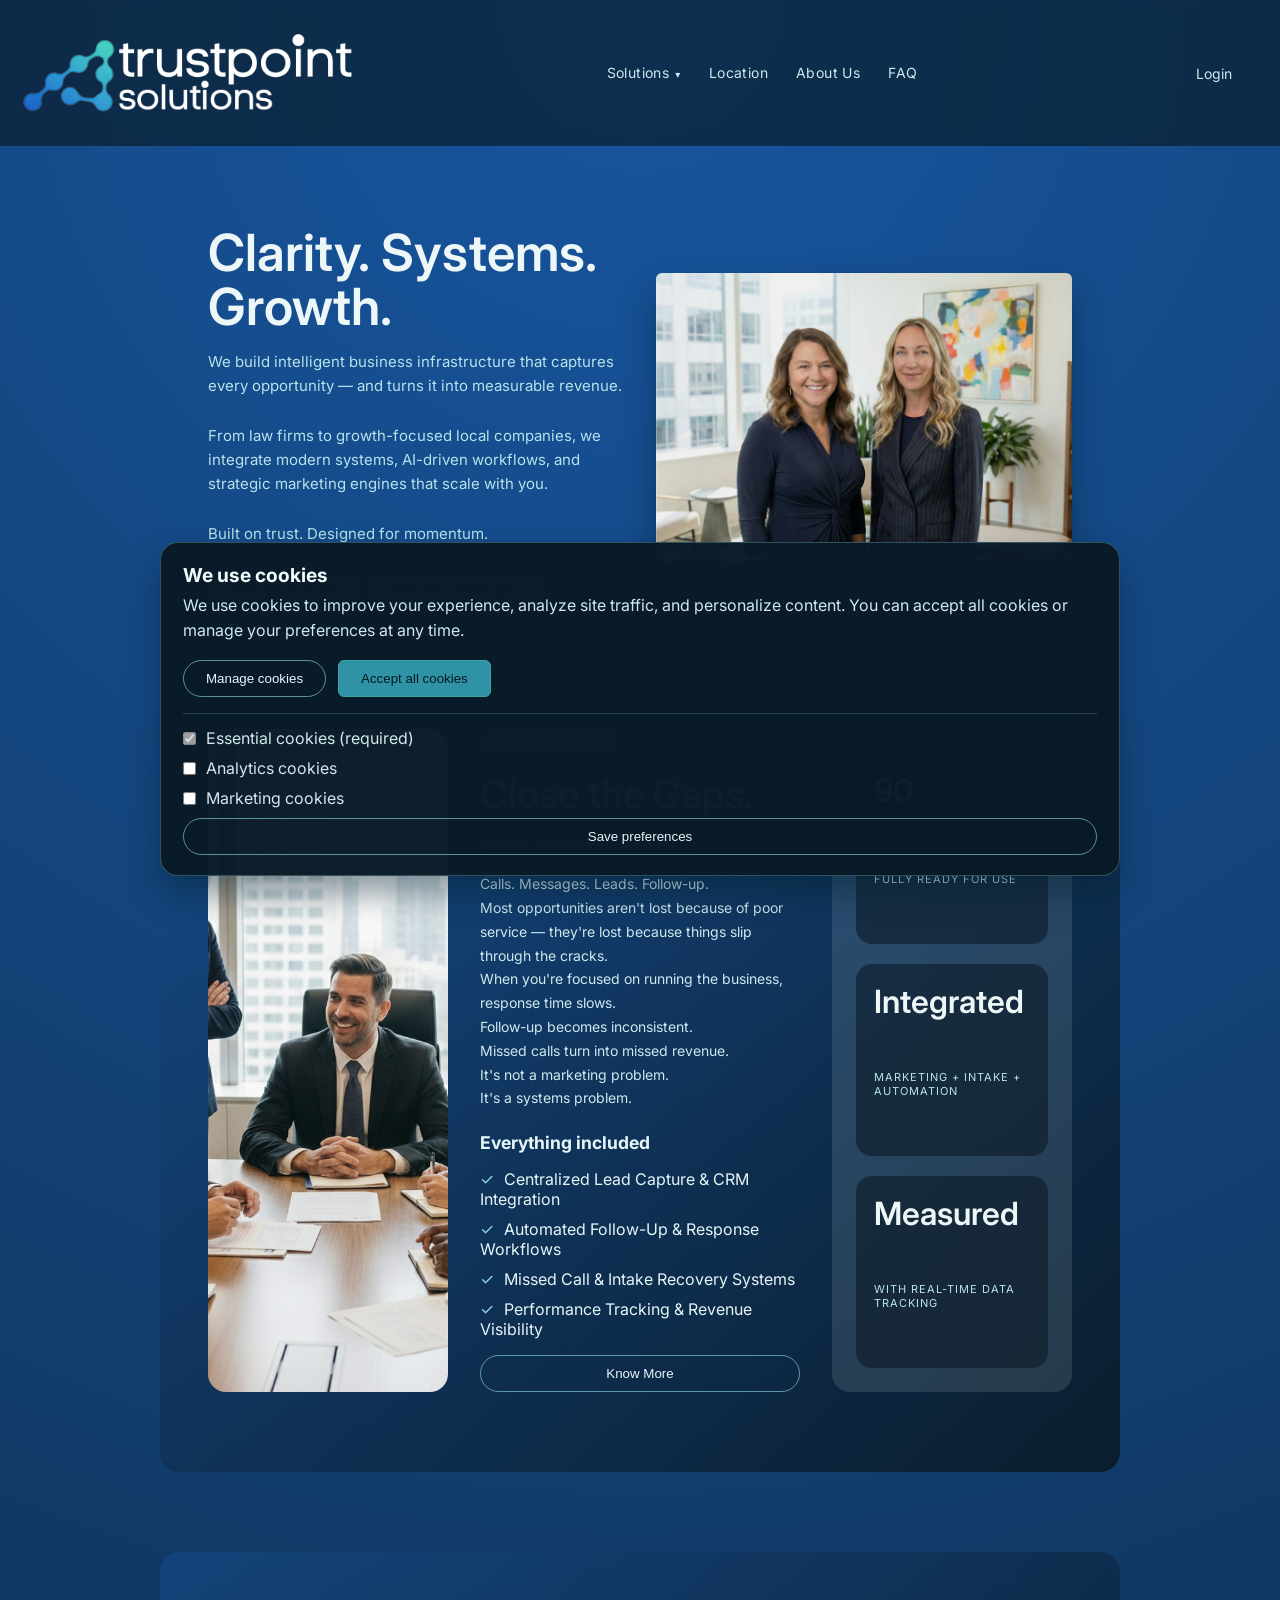
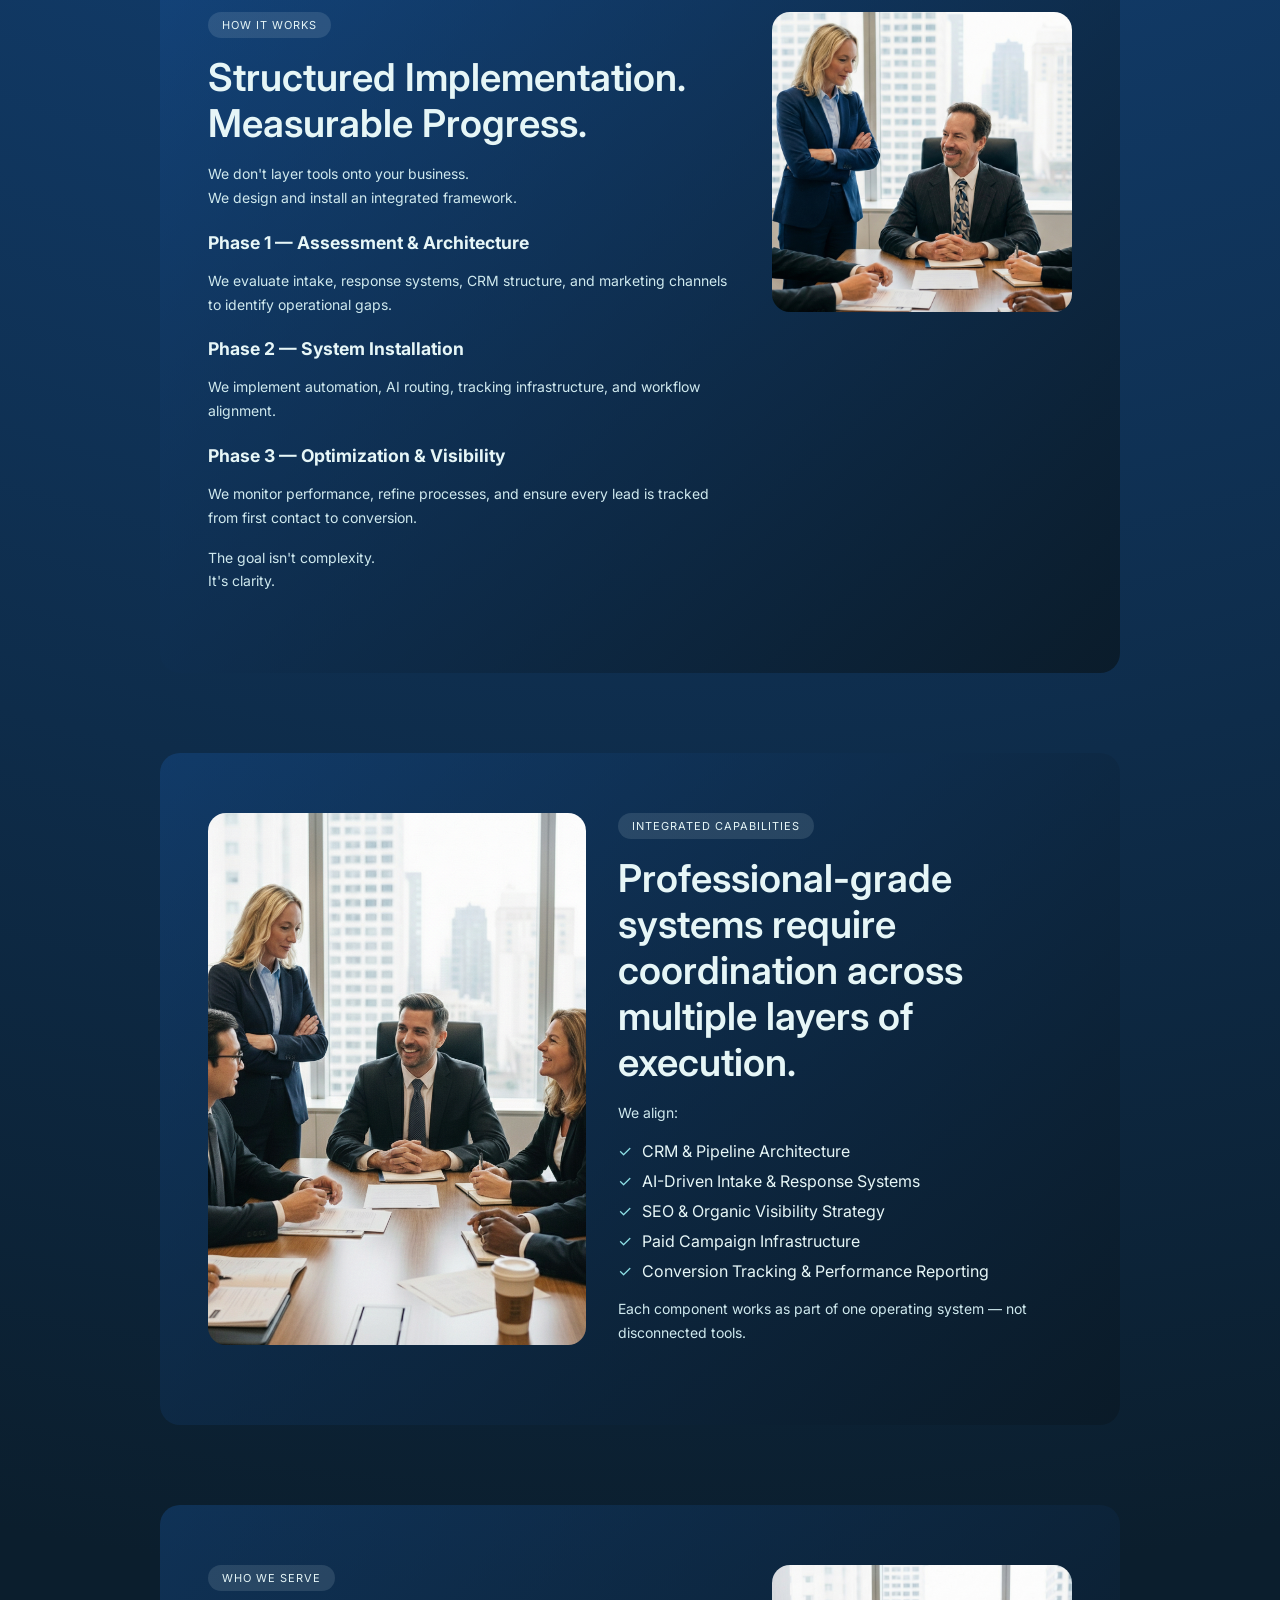
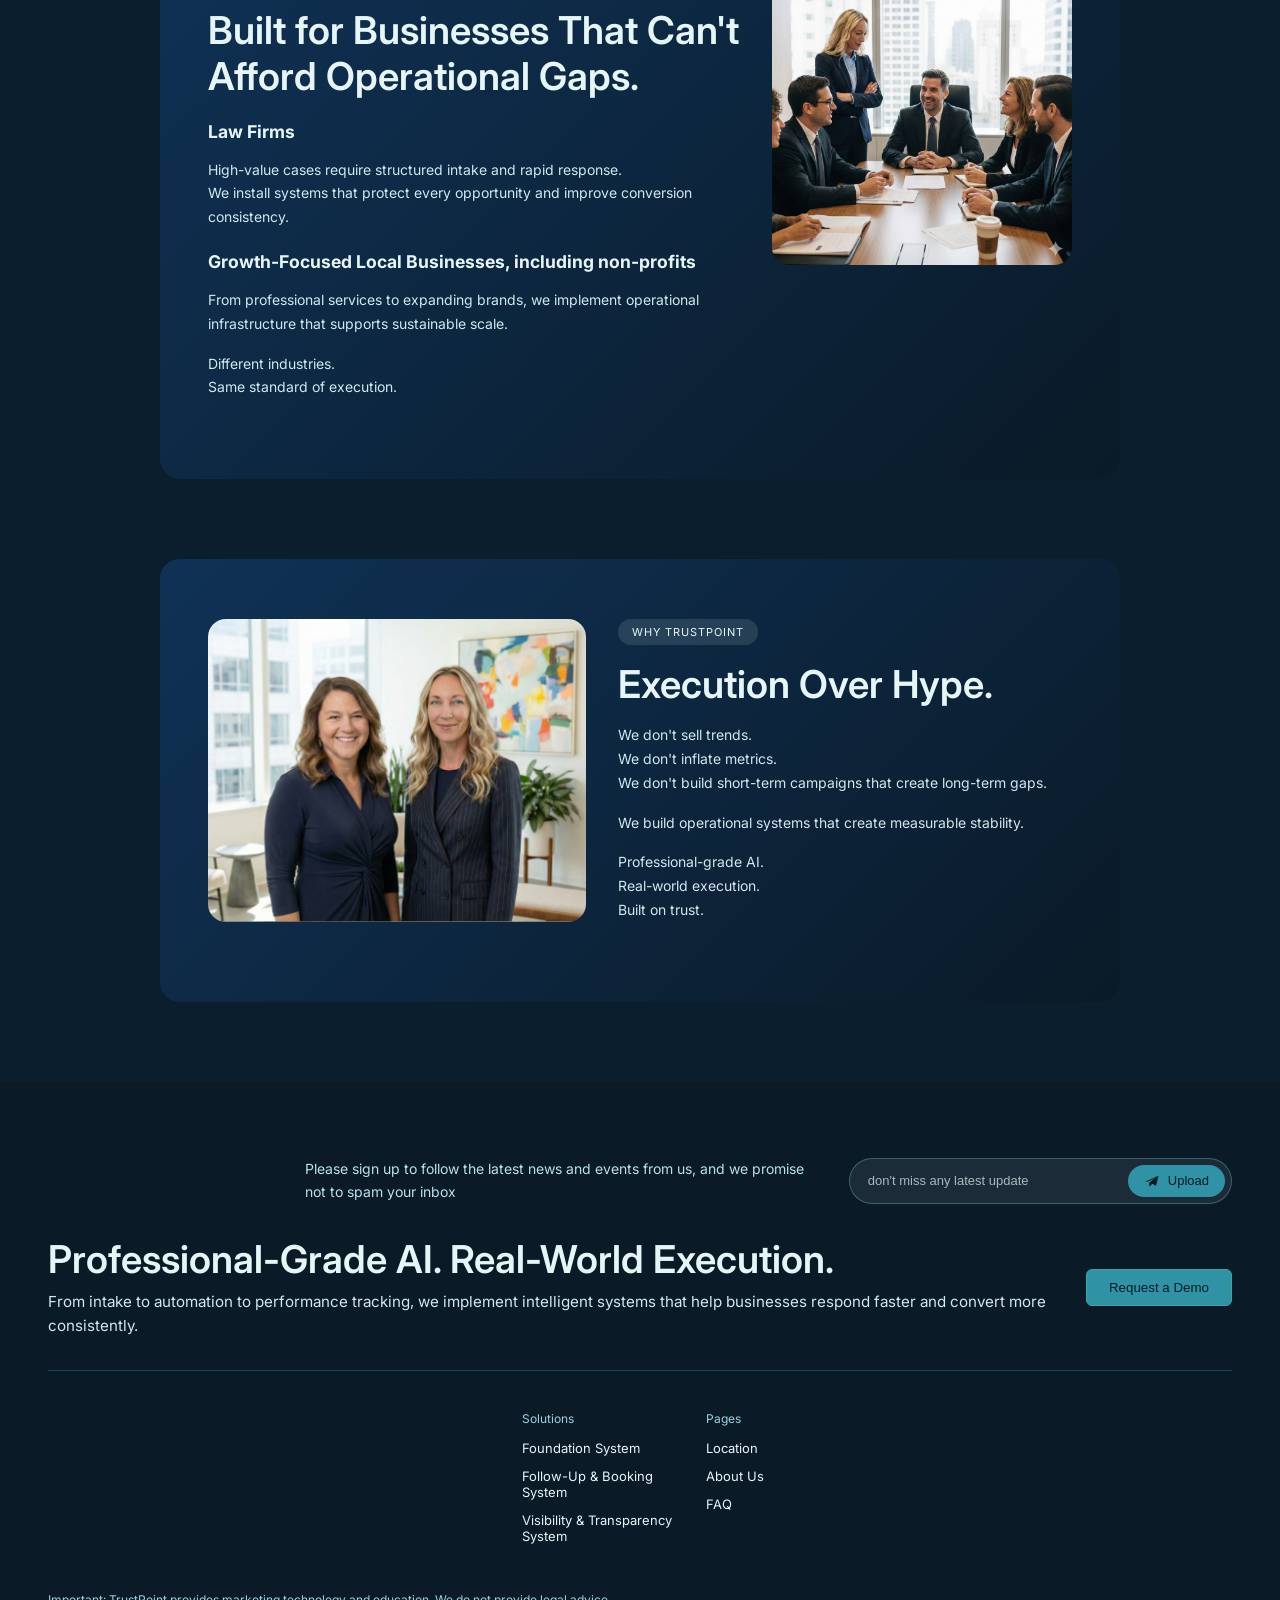
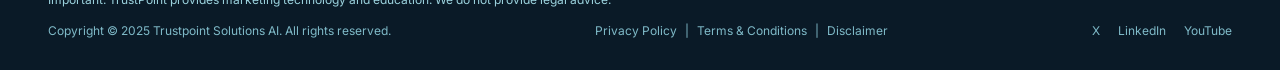
<file: index.html>
<!DOCTYPE html>
<html lang="en">
  <head>
    <meta charset="UTF-8" />
    <meta name="viewport" content="width=device-width, initial-scale=1.0" />
    <title>Trustpoint Solutions AI - Professional Class AI</title>
    <link rel="stylesheet" href="styles.css" />
    <link rel="icon" href="favicon.ico" type="image/x-icon" />
    <link rel="preconnect" href="https://fonts.googleapis.com" />
    <link rel="preconnect" href="https://fonts.gstatic.com" crossorigin />
    <link
      href="https://fonts.googleapis.com/css2?family=Crimson+Text:wght@400;600&family=Inter:wght@400;500;600&display=swap"
      rel="stylesheet"
    />
  </head>
  <body>
    <div class="page">
      <header class="site-header">
        <div class="brand">
          <a href="index.html" aria-label="Trustpoint Solutions AI home">
            <img src="images/logo.png" alt="Trustpoint Solutions AI" />
          </a>
        </div>
        <button class="nav-toggle" aria-expanded="false" aria-controls="site-nav">
          Menu
        </button>
        <nav id="site-nav" class="nav">
          <div class="nav-item">
            <a class="nav-link has-caret" href="solutions.html">Solutions</a>
            <div class="nav-dropdown">
              <a href="solutions.html#foundation-system">Foundation System</a>
              <a href="solutions.html#follow-up-booking-system">Follow-Up &amp; Booking System</a>
              <a href="solutions.html#visibility-transparency-system">Visibility &amp; Transparency System</a>
            </div>
          </div>
          <a class="nav-link" href="location.html">Location</a>
          <a class="nav-link" href="about-us.html">About Us</a>
          <a class="nav-link" href="faq.html">FAQ</a>
        </nav>
        <a class="login" href="https://app.trustpointsolutionsai.com">Login</a>
      </header>

      <div class="home-content">
        <main class="hero">
          <div class="hero-content">
            <h1>Clarity. Systems. Growth.</h1>
            <p>
              We build intelligent business infrastructure that captures every opportunity — and turns it into measurable revenue.
            </p>
            <p>
              From law firms to growth-focused local companies, we integrate modern systems, AI-driven workflows, and strategic marketing engines that scale with you.
            </p>
            <p>Built on trust. Designed for momentum.</p>
            <button class="primary-cta">See How It Works</button>
            <button class="primary-cta">Start the Conversation</button>
          </div>
          <div class="hero-media" aria-label="Hero image">
            <img src="images/Conf_Room_3.png" alt="" class="hero-image" />
          </div>
        </main>

        <section class="bundle" aria-label="Rain Maker System">
          <div class="bundle-media">
            <img
              src="images/Conf_Room_1.png"
              alt="Attorney working in an office"
            />
          </div>
          <div class="bundle-content">
            <span class="bundle-pill">Complete system</span>
            <h2>Close the Gaps.</h2>
            <p>Modern business moves quickly.</p>
            <p>
              Calls. Messages. Leads. Follow-up.<br />
              Most opportunities aren't lost because of poor service —
              they're lost because things slip through the cracks.<br />
              When you're focused on running the business, response time slows.<br />
              Follow-up becomes inconsistent.<br />
              Missed calls turn into missed revenue.<br />
              It's not a marketing problem.<br />
              It's a systems problem.
            </p>
            <h3>Everything included</h3>
            <ul>
              <li>Centralized Lead Capture &amp; CRM Integration</li>
              <li>Automated Follow-Up &amp; Response Workflows</li>
              <li>Missed Call &amp; Intake Recovery Systems</li>
              <li>Performance Tracking &amp; Revenue Visibility</li>
            </ul>
            <button class="secondary-cta">Know More</button>
          </div>
          <div class="bundle-metrics">
            <div class="metric-card">
              <span class="metric-number">90</span>
              <span class="metric-label">system installed and fully ready for use</span>
            </div>
            <div class="metric-card">
              <span class="metric-number">Integrated</span>
              <span class="metric-label">Marketing + Intake + Automation</span>
            </div>
            <div class="metric-card">
              <span class="metric-number">Measured</span>
              <span class="metric-label">With Real-Time Data Tracking</span>
            </div>
          </div>
        </section>

        <section class="bundle bundle-what-we-do bundle-alt" aria-label="How It Works">
          <div class="bundle-media">
            <img
              src="images/Conf_Room_4.png"
              alt="Modern office environment"
            />
          </div>
          <div class="bundle-content">
            <span class="bundle-pill">How It Works</span>
            <h2>Structured Implementation. Measurable Progress.</h2>
            <p>
              We don't layer tools onto your business.<br />
              We design and install an integrated framework.
            </p>
            <h3>Phase 1 — Assessment &amp; Architecture</h3>
            <p>
              We evaluate intake, response systems, CRM structure, and marketing channels to identify operational gaps.
            </p>
            <h3>Phase 2 — System Installation</h3>
            <p>
              We implement automation, AI routing, tracking infrastructure, and workflow alignment.
            </p>
            <h3>Phase 3 — Optimization &amp; Visibility</h3>
            <p>
              We monitor performance, refine processes, and ensure every lead is tracked from first contact to conversion.
            </p>
            <p>
              The goal isn't complexity.<br />
              It's clarity.
            </p>
          </div>
        </section>

        <section class="bundle bundle-what-we-do" aria-label="Integrated Capabilities">
          <div class="bundle-media">
            <img
              src="images/Conf_Room_1.png"
              alt="Integrated systems"
            />
          </div>
          <div class="bundle-content">
            <span class="bundle-pill">Integrated Capabilities</span>
            <h2>Professional-grade systems require coordination across multiple layers of execution.</h2>
            <p>We align:</p>
            <ul>
              <li>CRM &amp; Pipeline Architecture</li>
              <li>AI-Driven Intake &amp; Response Systems</li>
              <li>SEO &amp; Organic Visibility Strategy</li>
              <li>Paid Campaign Infrastructure</li>
              <li>Conversion Tracking &amp; Performance Reporting</li>
            </ul>
            <p>
              Each component works as part of one operating system — not disconnected tools.
            </p>
          </div>
        </section>

        <section class="bundle bundle-what-we-do bundle-alt" aria-label="Who We Serve">
          <div class="bundle-media">
            <img
              src="images/Conf_Room_0.png"
              alt="Businesses we serve"
            />
          </div>
          <div class="bundle-content">
            <span class="bundle-pill">Who We Serve</span>
            <h2>Built for Businesses That Can't Afford Operational Gaps.</h2>
            <h3>Law Firms</h3>
            <p>
              High-value cases require structured intake and rapid response.<br />
              We install systems that protect every opportunity and improve conversion consistency.
            </p>
            <h3>Growth-Focused Local Businesses, including non-profits</h3>
            <p>
              From professional services to expanding brands, we implement operational infrastructure that supports sustainable scale.
            </p>
            <p>
              Different industries.<br />
              Same standard of execution.
            </p>
          </div>
        </section>

        <section class="bundle bundle-what-we-do" aria-label="Why TrustPoint">
          <div class="bundle-media">
            <img
              src="images/Conf_Room_3.png"
              alt="TrustPoint execution"
            />
          </div>
          <div class="bundle-content">
            <span class="bundle-pill">Why TrustPoint</span>
            <h2>Execution Over Hype.</h2>
            <p>
              We don't sell trends.<br />
              We don't inflate metrics.<br />
              We don't build short-term campaigns that create long-term gaps.
            </p>
            <p>
              We build operational systems that create measurable stability.
            </p>
            <p>
              Professional-grade AI.<br />
              Real-world execution.<br />
              Built on trust.
            </p>
          </div>
        </section>
      </div>

      <footer class="site-footer">
        <div class="footer-signup">
          <div class="footer-signup-group">
            <p class="footer-signup-text">
              Please sign up to follow the latest  news and events from us, and we
              promise not to spam your inbox
            </p>
            <form class="footer-signup-form">
              <input
                type="email"
                name="email"
                placeholder="don't miss any latest update"
                aria-label="Email address"
              />
              <button
                type="submit"
                class="footer-signup-button"
                aria-label="Upload"
              >
                <svg viewBox="0 0 24 24" aria-hidden="true" focusable="false">
                  <path
                    d="M2.2 12.7l18.4-8.2a.7.7 0 01.95.82l-3.3 13.1a.8.8 0 01-1.2.48l-4.6-2.8-3.4 3.4a.7.7 0 01-1.2-.5v-4.2l8.9-8.2-10.9 6.4-3.9-.6a.7.7 0 01-.1-1.2z"
                  />
                </svg>
                Upload
              </button>
            </form>
          </div>
        </div>
        <div class="footer-cta">
          <div class="footer-cta-text">
            <h2>Professional-Grade AI. Real-World Execution.</h2>
            <p>From intake to automation to performance tracking, we implement intelligent systems that help businesses respond faster and convert more consistently.</p>
          </div>
          <button class="primary-cta">Request a Demo</button>
        </div>
        <div class="footer-divider"></div>
        <div class="footer-links">
          <div class="footer-columns">
            <div class="footer-column">
              <div class="footer-title">Solutions</div>
              <a href="solutions.html#foundation-system">Foundation System</a>
              <a href="solutions.html#follow-up-booking-system">Follow-Up &amp; Booking System</a>
              <a href="solutions.html#visibility-transparency-system">Visibility &amp; Transparency System</a>
            </div>
            <div class="footer-column">
              <div class="footer-title">Pages</div>
              <a href="location.html">Location</a>
              <a href="about-us.html">About Us</a>
              <a href="faq.html">FAQ</a>
            </div>
          </div>
        </div>
        <div class="footer-bottom">
          <p class="footer-disclaimer">
            Important: TrustPoint provides marketing technology and education.
            We do not provide legal advice.
          </p>
          <span>Copyright © 2025 Trustpoint Solutions AI. All rights reserved.</span>
          <div class="footer-legal">
            <a href="privacy-policy.html">Privacy Policy</a>
            <span aria-hidden="true">|</span>
            <a href="terms-conditions.html">Terms &amp; Conditions</a>
            <span aria-hidden="true">|</span>
            <a href="disclaimer.html">Disclaimer</a>
          </div>
          <div class="footer-social">
            <a href="#">X</a>
            <a href="#">LinkedIn</a>
            <a href="#">YouTube</a>
          </div>
        </div>
      </footer>
    </div>

    <div class="cookie-banner is-hidden" role="dialog" aria-live="polite" aria-label="Cookie preferences">
      <div class="cookie-card">
        <div class="cookie-content">
          <h2>We use cookies</h2>
          <p>
            We use cookies to improve your experience, analyze site traffic, and
            personalize content. You can accept all cookies or manage your
            preferences at any time.
          </p>
        </div>
        <div class="cookie-actions">
          <button class="secondary-cta cookie-manage" aria-expanded="false">
            Manage cookies
          </button>
          <button class="primary-cta cookie-accept">Accept all cookies</button>
        </div>
        <div class="cookie-preferences" hidden>
          <label class="cookie-option">
            <input type="checkbox" checked disabled />
            <span>Essential cookies (required)</span>
          </label>
          <label class="cookie-option">
            <input type="checkbox" name="analytics" />
            <span>Analytics cookies</span>
          </label>
          <label class="cookie-option">
            <input type="checkbox" name="marketing" />
            <span>Marketing cookies</span>
          </label>
          <button class="secondary-cta cookie-save">Save preferences</button>
        </div>
      </div>
    </div>

    <script src="script.js"></script>
  </body>
</html>
</file>
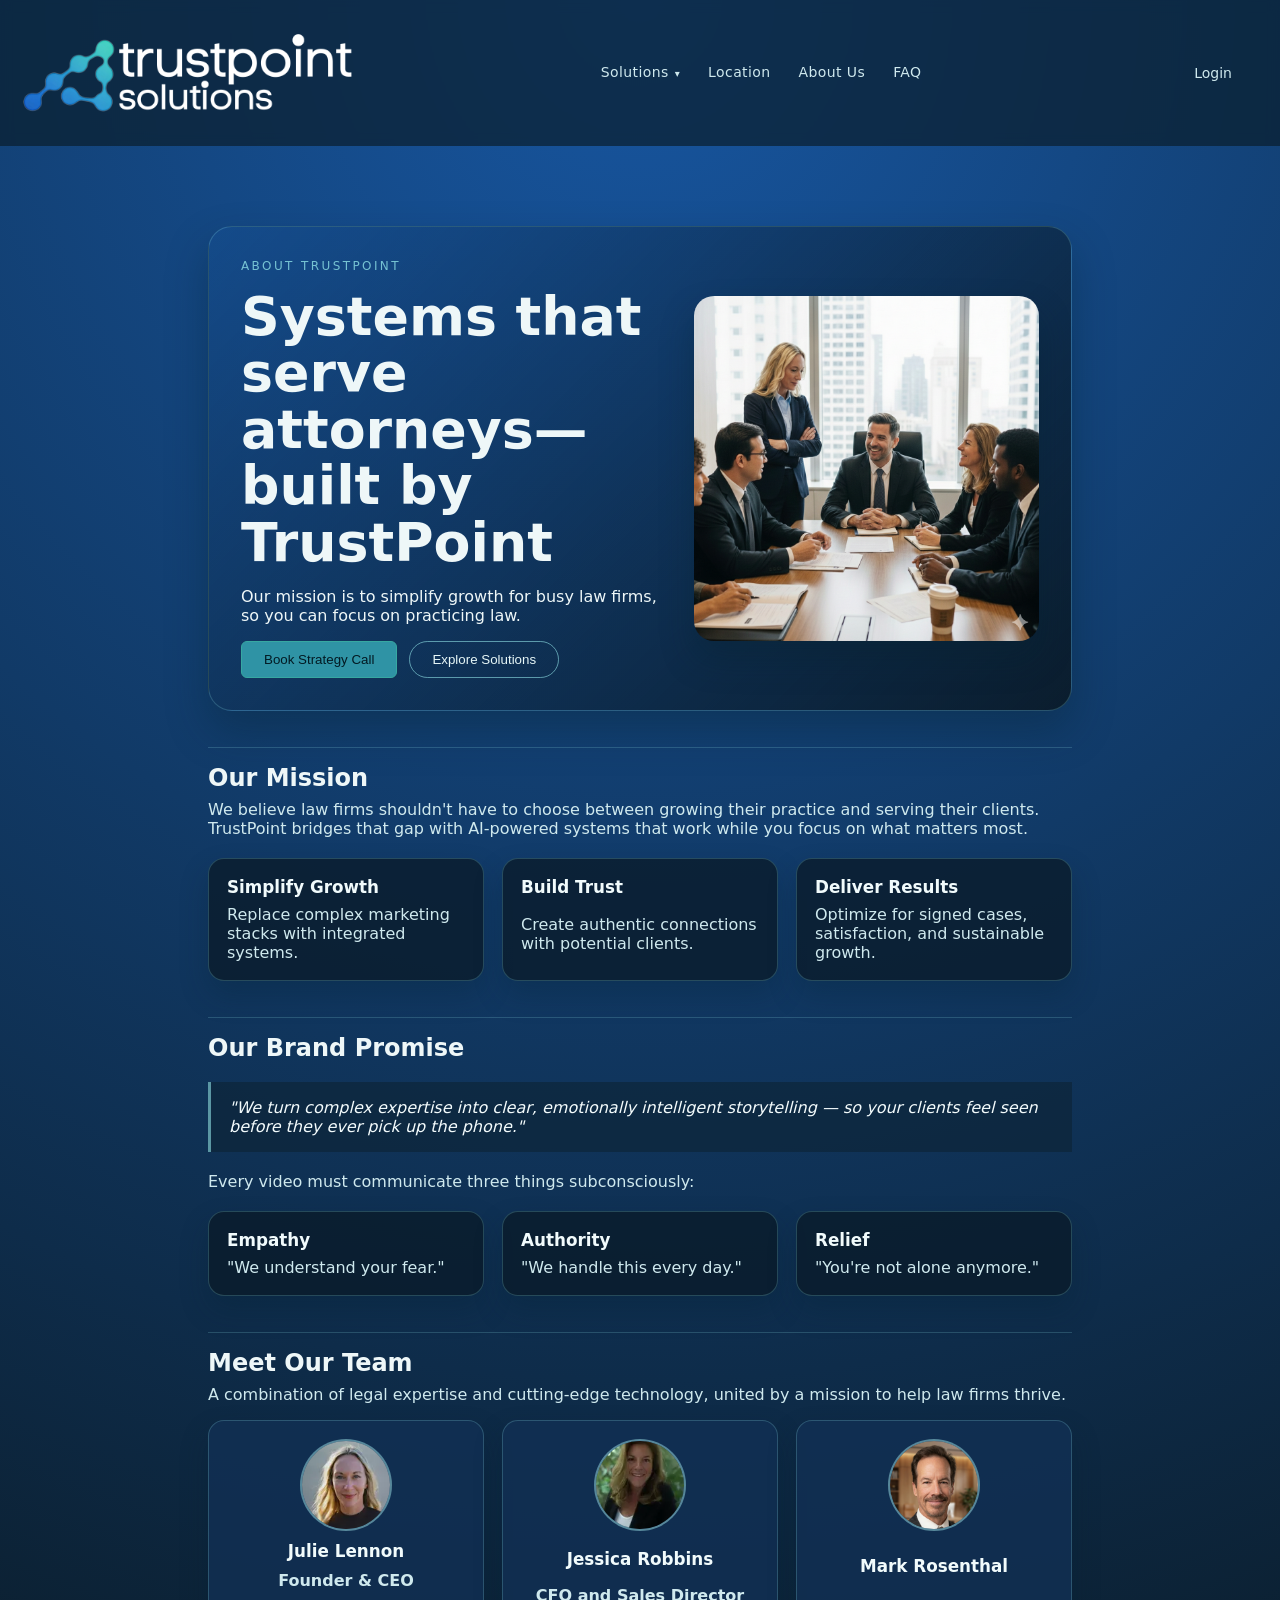
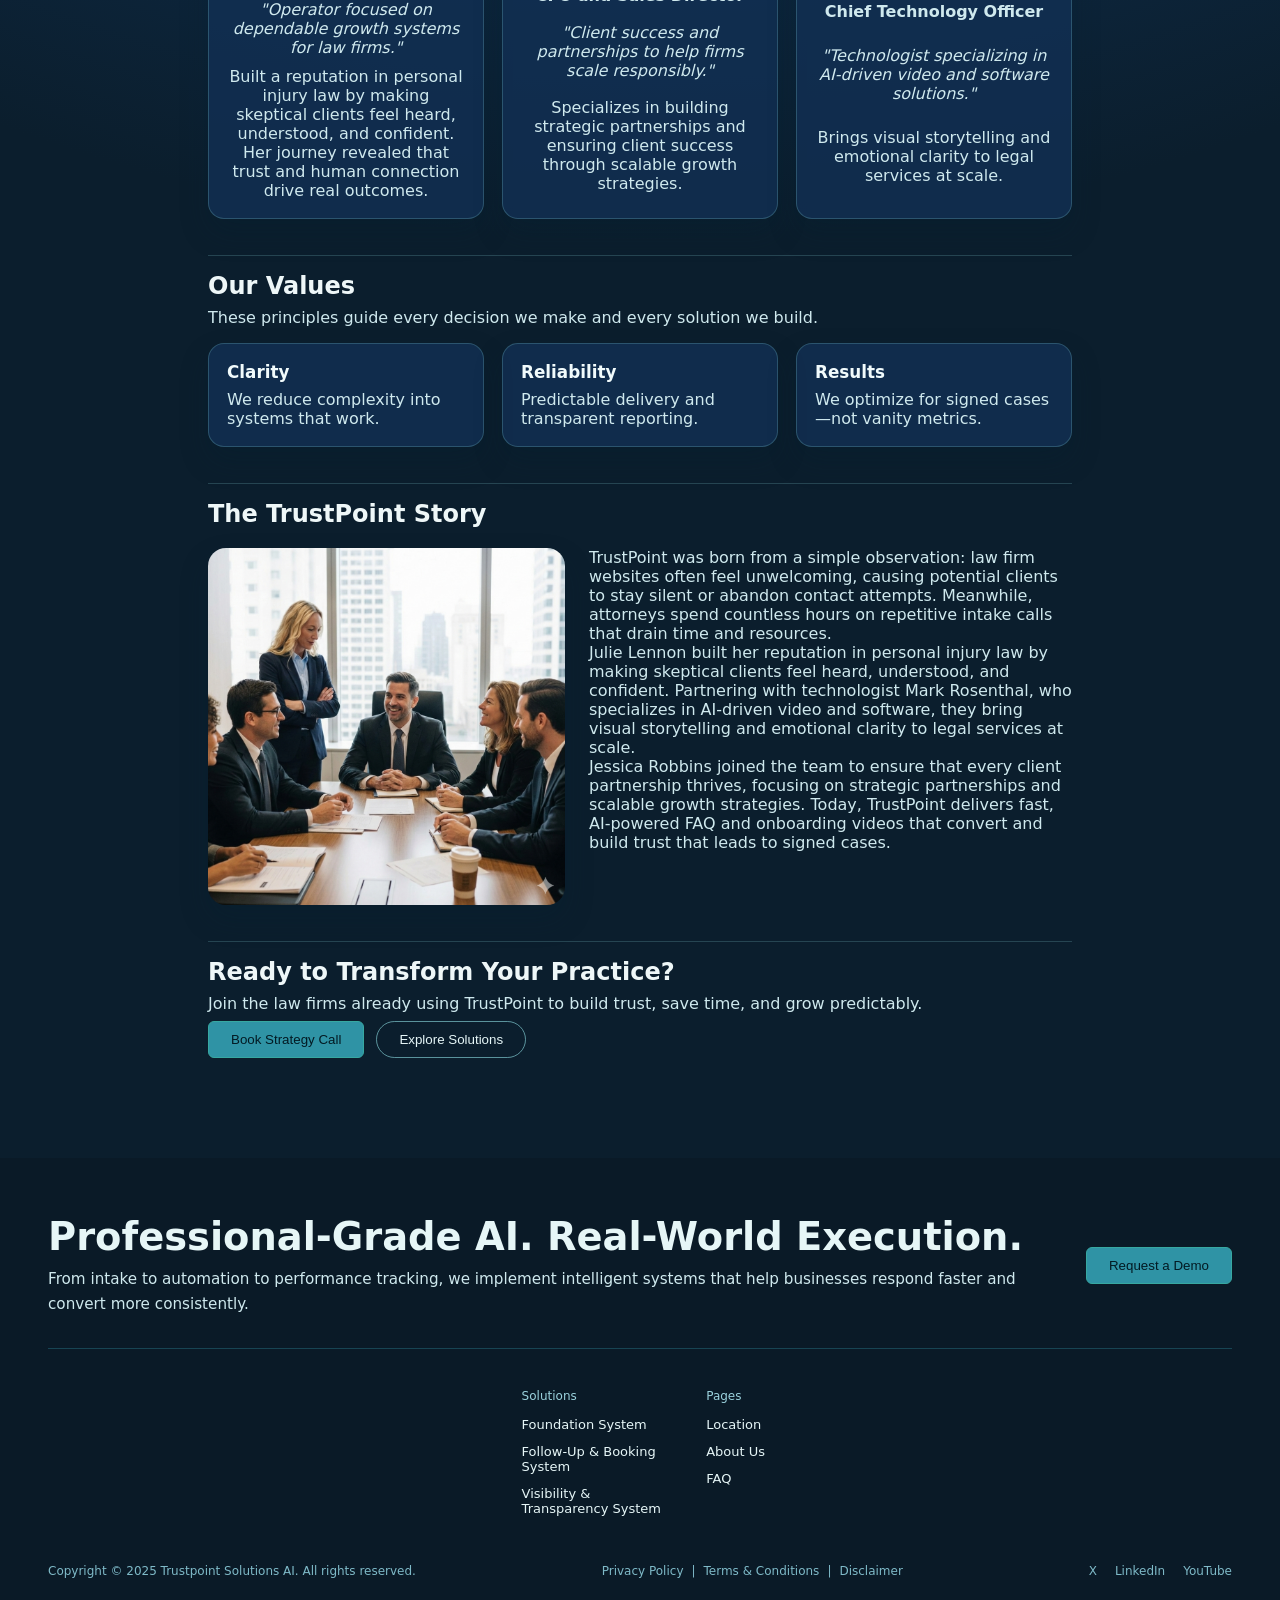
<file: about-us.html>
<!DOCTYPE html>
<html lang="en">
  <head>
    <meta charset="UTF-8" />
    <meta name="viewport" content="width=device-width, initial-scale=1.0" />
    <title>About Us | Trustpoint Solutions</title>
    <link rel="stylesheet" href="styles.css" />
    <link rel="icon" href="favicon.ico" type="image/x-icon" />
  </head>
  <body>
    <div class="page">
      <header class="site-header">
        <div class="brand">
          <a href="index.html" aria-label="Trustpoint Solutions AI home">
            <img src="images/logo.png" alt="Trustpoint Solutions AI" />
          </a>
        </div>
        <button class="nav-toggle" aria-expanded="false" aria-controls="site-nav">
          Menu
        </button>
        <nav id="site-nav" class="nav">
          <div class="nav-item">
            <a class="nav-link has-caret" href="solutions.html">Solutions</a>
            <div class="nav-dropdown">
              <a href="solutions.html#foundation-system">Foundation System</a>
              <a href="solutions.html#follow-up-booking-system">Follow-Up &amp; Booking System</a>
              <a href="solutions.html#visibility-transparency-system">Visibility &amp; Transparency System</a>
            </div>
          </div>
          <a class="nav-link" href="location.html">Location</a>
          <a class="nav-link" href="about-us.html">About Us</a>
          <a class="nav-link" href="faq.html">FAQ</a>
        </nav>
        <a class="login" href="https://app.trustpointsolutionsai.com">Login</a>
      </header>

      <main class="subpage about-page">
        <section class="about-hero">
          <div class="about-hero-content">
            <span class="eyebrow">About TrustPoint</span>
            <h1>Systems that serve attorneys—built by TrustPoint</h1>
            <p>
              Our mission is to simplify growth for busy law firms, so you can
              focus on practicing law.
            </p>
            <div class="hero-actions">
              <button class="primary-cta">Book Strategy Call</button>
              <button class="secondary-cta">Explore Solutions</button>
            </div>
          </div>
          <div class="about-hero-media">
            <img src="images/Conf_Room_1.png" alt="TrustPoint team collaborating" />
          </div>
        </section>

        <section class="subpage-section">
          <h2>Our Mission</h2>
          <p>
            We believe law firms shouldn't have to choose between growing their
            practice and serving their clients. TrustPoint bridges that gap with
            AI-powered systems that work while you focus on what matters most.
          </p>
          <div class="mission-grid">
            <article class="about-card">
              <h3>Simplify Growth</h3>
              <p>Replace complex marketing stacks with integrated systems.</p>
            </article>
            <article class="about-card">
              <h3>Build Trust</h3>
              <p>Create authentic connections with potential clients.</p>
            </article>
            <article class="about-card">
              <h3>Deliver Results</h3>
              <p>Optimize for signed cases, satisfaction, and sustainable growth.</p>
            </article>
          </div>
        </section>

        <section class="subpage-section">
          <h2>Our Brand Promise</h2>
          <blockquote>
            "We turn complex expertise into clear, emotionally intelligent
            storytelling — so your clients feel seen before they ever pick up the
            phone."
          </blockquote>
          <p>Every video must communicate three things subconsciously:</p>
          <div class="promise-grid">
            <article class="about-card">
              <h3>Empathy</h3>
              <p>"We understand your fear."</p>
            </article>
            <article class="about-card">
              <h3>Authority</h3>
              <p>"We handle this every day."</p>
            </article>
            <article class="about-card">
              <h3>Relief</h3>
              <p>"You're not alone anymore."</p>
            </article>
          </div>
        </section>

        <section class="subpage-section">
          <h2>Meet Our Team</h2>
          <p>
            A combination of legal expertise and cutting-edge technology, united
            by a mission to help law firms thrive.
          </p>
          <div class="team-grid">
            <article class="team-card">
              <div class="team-avatar">
                <img src="images/about-us-julie.webp" alt="Julie Lennon" />
              </div>
              <h3 class="team-name">Julie Lennon</h3>
              <p class="team-role">Founder &amp; CEO</p>
              <p class="team-quote">
                "Operator focused on dependable growth systems for law firms."
              </p>
              <p>
                Built a reputation in personal injury law by making skeptical clients
                feel heard, understood, and confident. Her journey revealed that trust
                and human connection drive real outcomes.
              </p>
            </article>
            <article class="team-card">
              <div class="team-avatar">
                <img src="images/about-us-jessica.webp" alt="Jessica Robbins" />
              </div>
              <h3 class="team-name">Jessica Robbins</h3>
              <p class="team-role">CFO and Sales Director</p>
              <p class="team-quote">
                "Client success and partnerships to help firms scale responsibly."
              </p>
              <p>
                Specializes in building strategic partnerships and ensuring client
                success through scalable growth strategies.
              </p>
            </article>
            <article class="team-card">
              <div class="team-avatar">
                <img src="images/about-us-mark.png" alt="Mark Rosenthal" />
              </div>
              <h3 class="team-name">Mark Rosenthal</h3>
              <p class="team-role">Chief Technology Officer</p>
              <p class="team-quote">
                "Technologist specializing in AI-driven video and software solutions."
              </p>
              <p>
                Brings visual storytelling and emotional clarity to legal services at
                scale.
              </p>
            </article>
          </div>
        </section>

        <section class="subpage-section">
          <h2>Our Values</h2>
          <p>These principles guide every decision we make and every solution we build.</p>
          <div class="values-grid">
            <article class="value-card">
              <h3>Clarity</h3>
              <p>We reduce complexity into systems that work.</p>
            </article>
            <article class="value-card">
              <h3>Reliability</h3>
              <p>Predictable delivery and transparent reporting.</p>
            </article>
            <article class="value-card">
              <h3>Results</h3>
              <p>We optimize for signed cases—not vanity metrics.</p>
            </article>
          </div>
        </section>

        <section class="subpage-section">
          <h2>The TrustPoint Story</h2>
          <div class="story-grid">
            <div class="story-media">
              <img src="images/Conf_Room_0.png" alt="TrustPoint leadership planning" />
            </div>
            <div class="story-text">
              <p>
                TrustPoint was born from a simple observation: law firm websites
                often feel unwelcoming, causing potential clients to stay silent or
                abandon contact attempts. Meanwhile, attorneys spend countless hours
                on repetitive intake calls that drain time and resources.
              </p>
              <p>
                Julie Lennon built her reputation in personal injury law by making
                skeptical clients feel heard, understood, and confident. Partnering
                with technologist Mark Rosenthal, who specializes in AI-driven video and
                software, they bring visual storytelling and emotional clarity to
                legal services at scale.
              </p>
              <p>
                Jessica Robbins joined the team to ensure that every client
                partnership thrives, focusing on strategic partnerships and scalable
                growth strategies. Today, TrustPoint delivers fast, AI-powered FAQ
                and onboarding videos that convert and build trust that leads to
                signed cases.
              </p>
            </div>
          </div>
        </section>

        <section class="subpage-section">
          <h2>Ready to Transform Your Practice?</h2>
          <p>
            Join the law firms already using TrustPoint to build trust, save time,
            and grow predictably.
          </p>
          <div class="hero-actions">
            <button class="primary-cta">Book Strategy Call</button>
            <button class="secondary-cta">Explore Solutions</button>
          </div>
        </section>
      </main>
    </div>

    <script src="script.js"></script>
  </body>
</html>
</file>
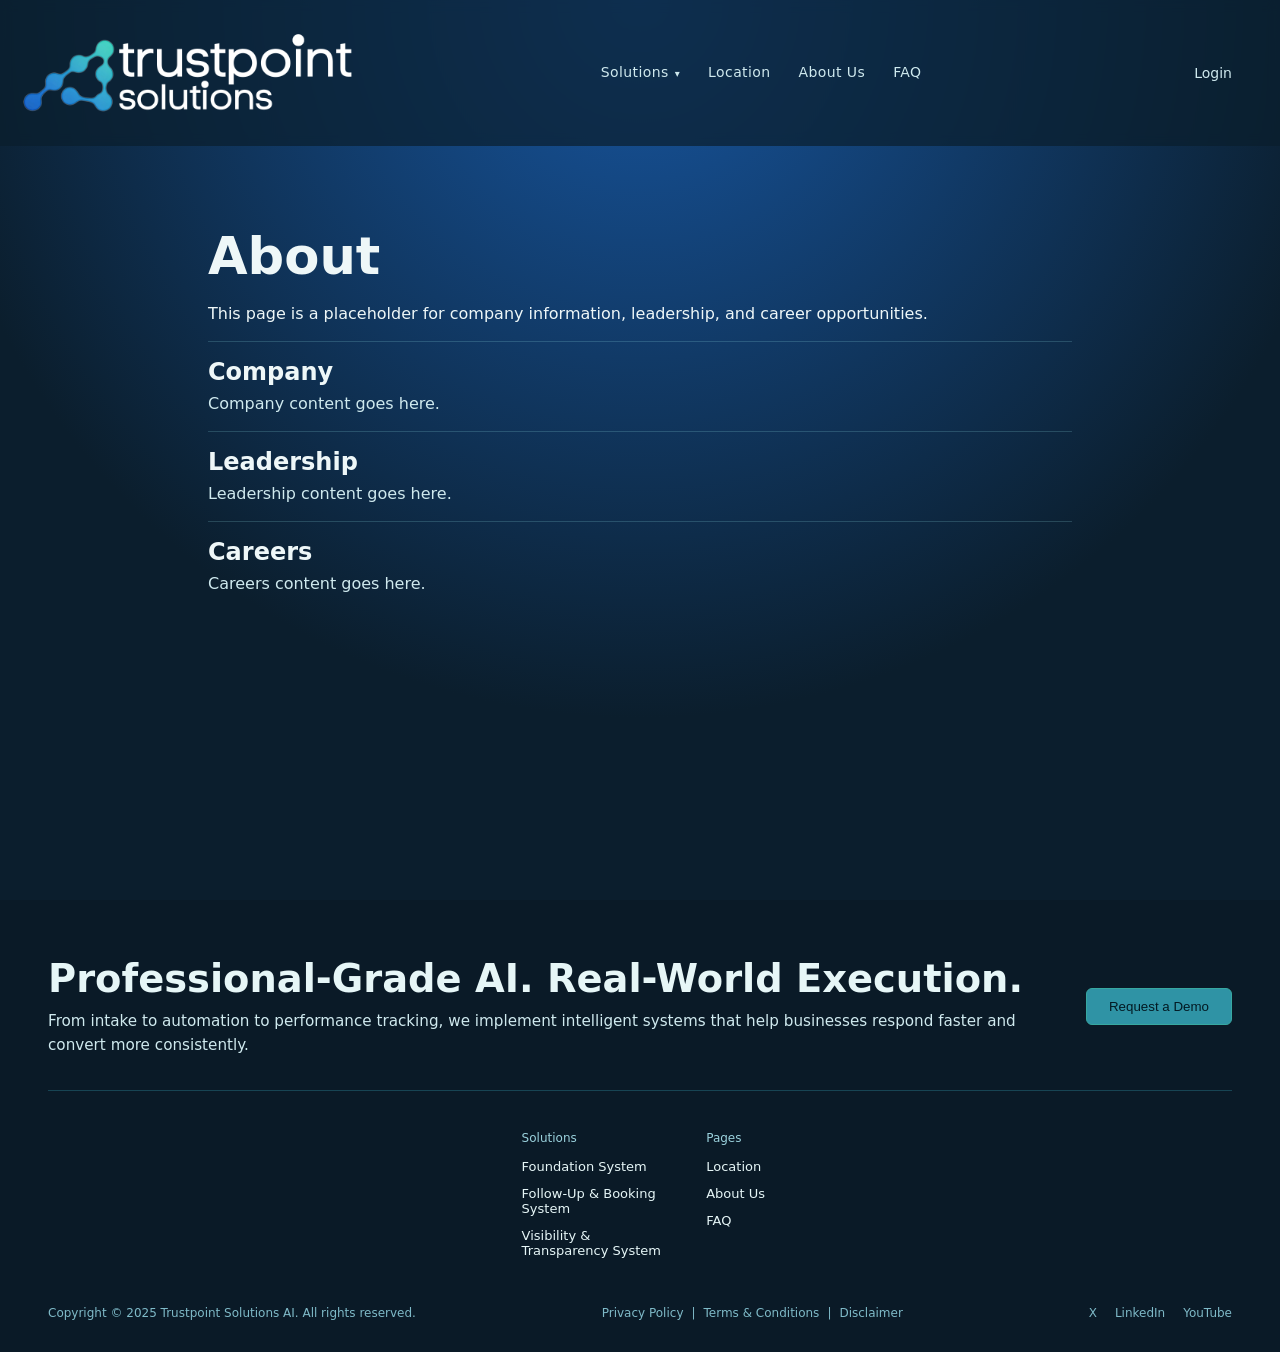
<file: about.html>
<!DOCTYPE html>
<html lang="en">
  <head>
    <meta charset="UTF-8" />
    <meta name="viewport" content="width=device-width, initial-scale=1.0" />
    <title>About | Trustpoint Solutions</title>
    <link rel="stylesheet" href="styles.css" />
    <link rel="icon" href="favicon.ico" type="image/x-icon" />
  </head>
  <body>
    <div class="page">
      <header class="site-header">
        <div class="brand">
          <a href="index.html" aria-label="Trustpoint Solutions AI home">
            <img src="images/logo.png" alt="Trustpoint Solutions AI" />
          </a>
        </div>
        <button class="nav-toggle" aria-expanded="false" aria-controls="site-nav">
          Menu
        </button>
        <nav id="site-nav" class="nav">
          <div class="nav-item">
            <a class="nav-link has-caret" href="solutions.html">Solutions</a>
            <div class="nav-dropdown">
              <a href="solutions.html#foundation-system">Foundation System</a>
              <a href="solutions.html#follow-up-booking-system">Follow-Up &amp; Booking System</a>
              <a href="solutions.html#visibility-transparency-system">Visibility &amp; Transparency System</a>
            </div>
          </div>
          <a class="nav-link" href="location.html">Location</a>
          <a class="nav-link" href="about-us.html">About Us</a>
          <a class="nav-link" href="faq.html">FAQ</a>
        </nav>
        <a class="login" href="https://app.trustpointsolutionsai.com">Login</a>
      </header>

      <main class="subpage">
        <h1>About</h1>
        <p>
          This page is a placeholder for company information, leadership, and
          career opportunities.
        </p>
        <section id="company" class="subpage-section">
          <h2>Company</h2>
          <p>Company content goes here.</p>
        </section>
        <section id="leadership" class="subpage-section">
          <h2>Leadership</h2>
          <p>Leadership content goes here.</p>
        </section>
        <section id="careers" class="subpage-section">
          <h2>Careers</h2>
          <p>Careers content goes here.</p>
        </section>
      </main>
    </div>

    <script src="script.js"></script>
  </body>
</html>
</file>
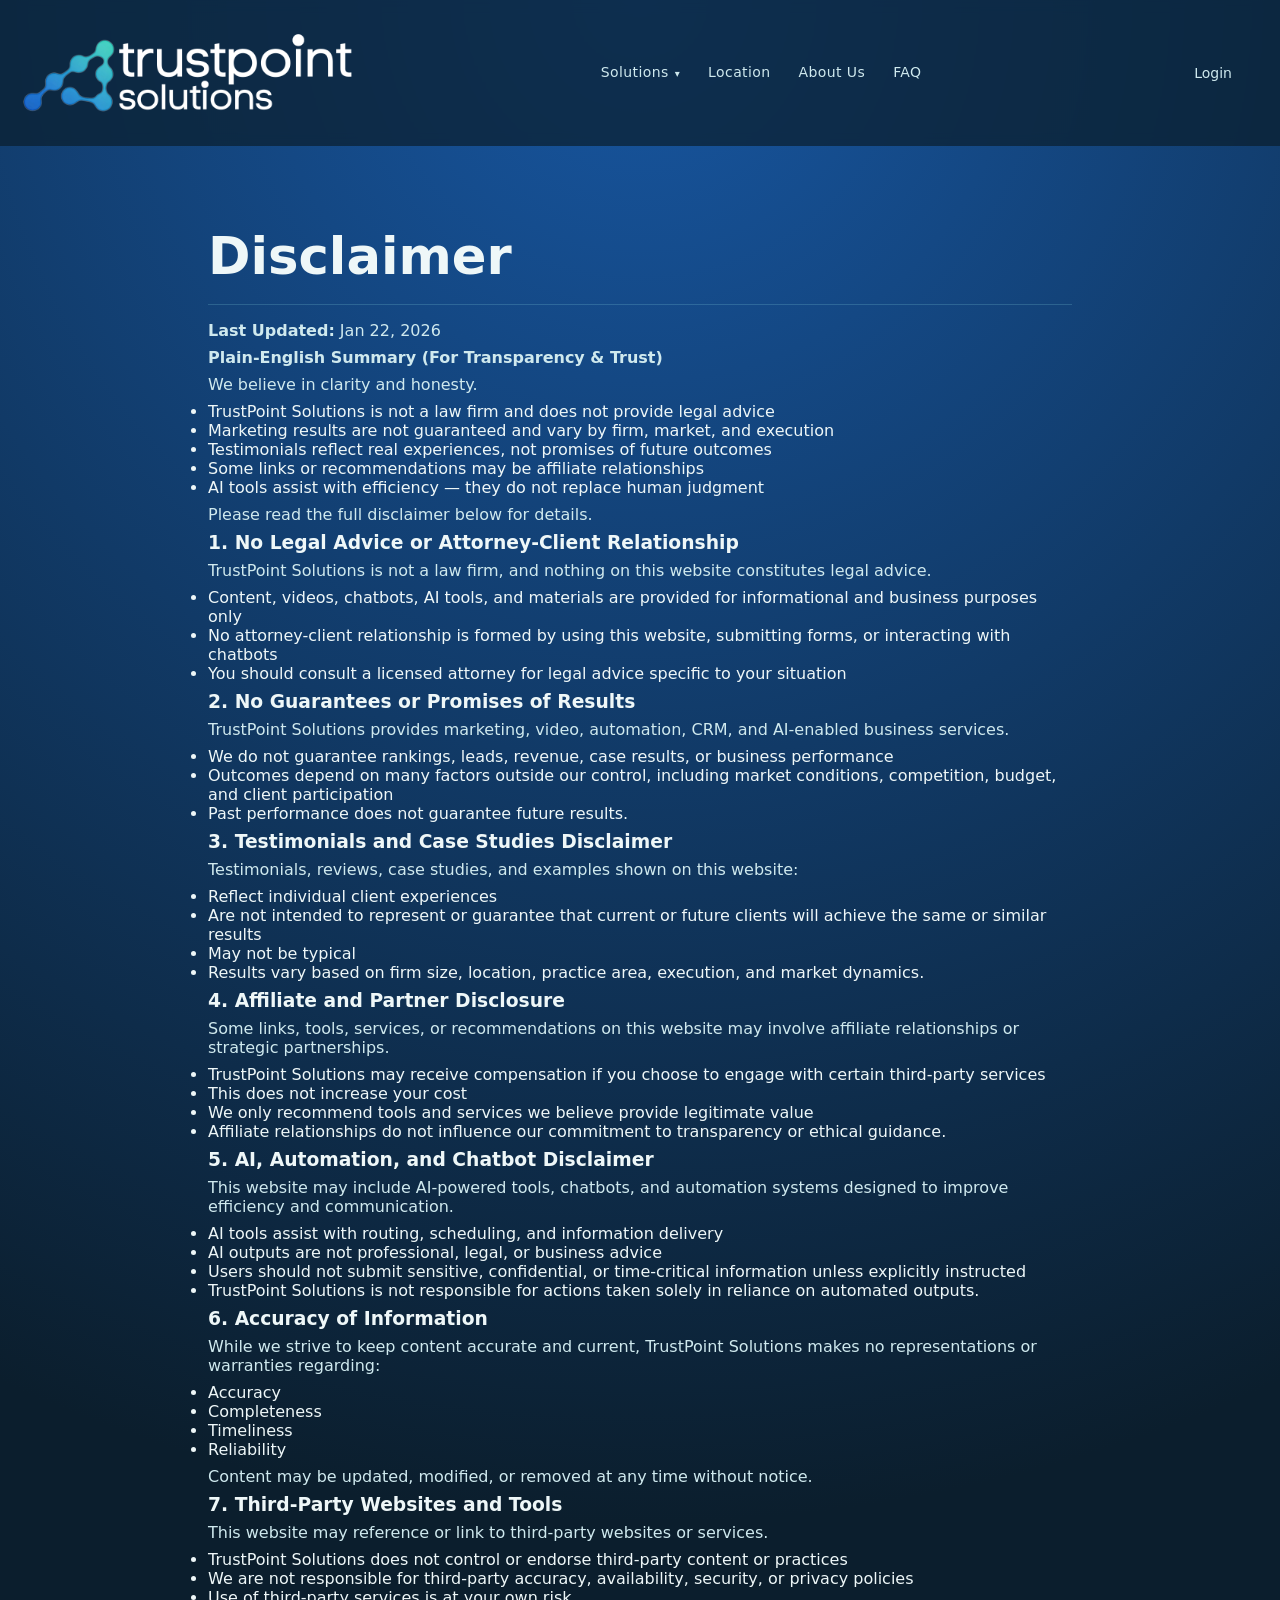
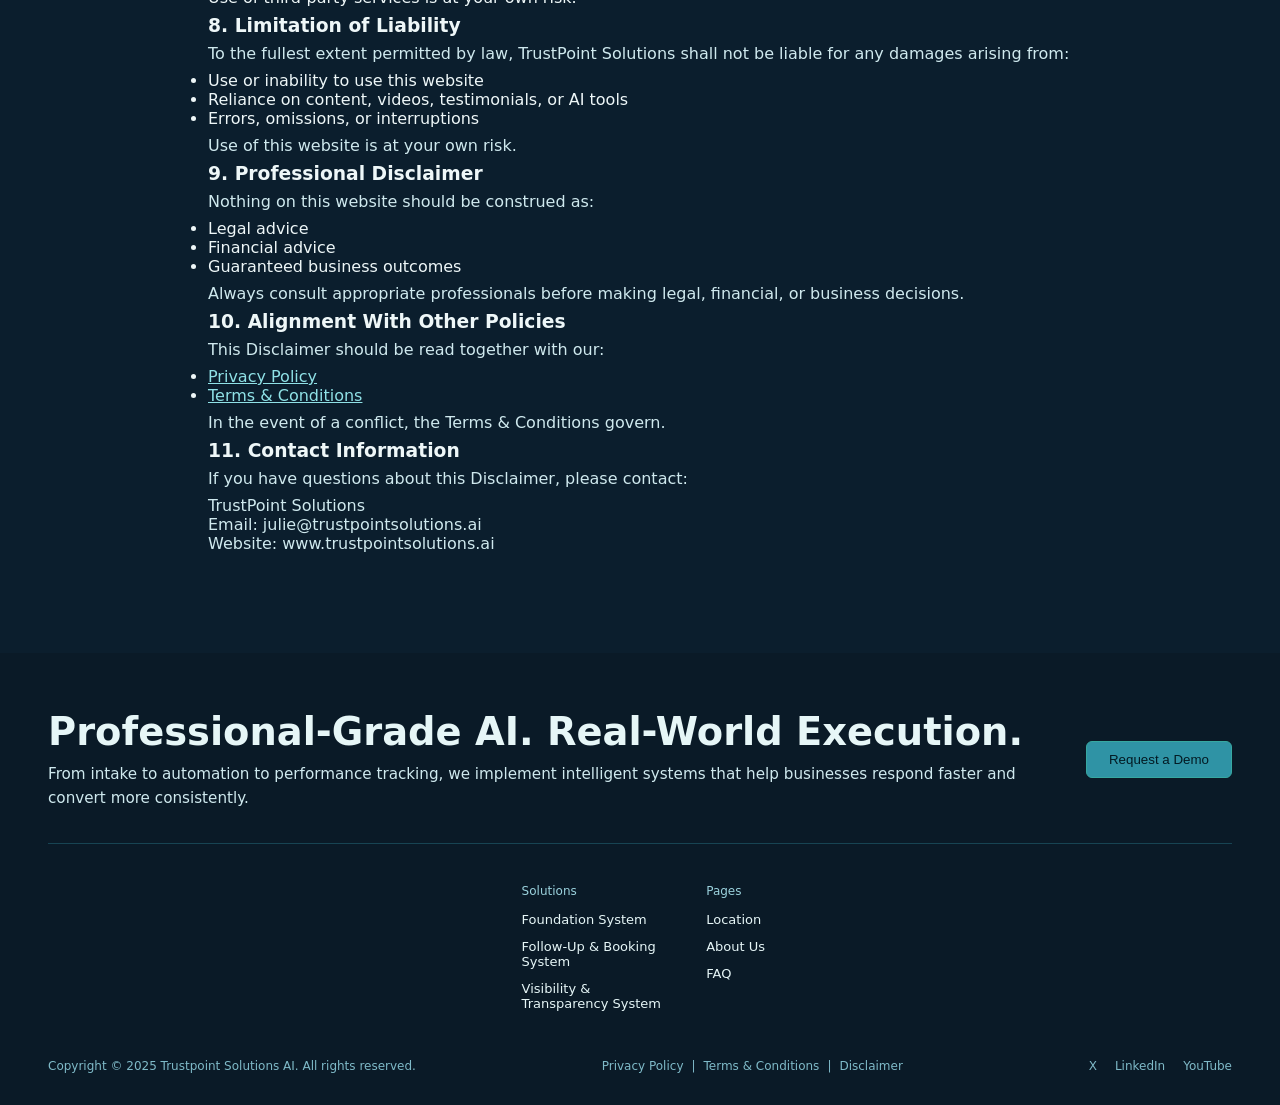
<file: disclaimer.html>
<!DOCTYPE html>
<html lang="en">
  <head>
    <meta charset="UTF-8" />
    <meta name="viewport" content="width=device-width, initial-scale=1.0" />
    <title>Disclaimer | Trustpoint Solutions</title>
    <link rel="stylesheet" href="styles.css" />
    <link rel="icon" href="favicon.ico" type="image/x-icon" />
  </head>
  <body>
    <div class="page">
      <header class="site-header">
        <div class="brand">
          <a href="index.html" aria-label="Trustpoint Solutions AI home">
            <img src="images/logo.png" alt="Trustpoint Solutions AI" />
          </a>
        </div>
        <button class="nav-toggle" aria-expanded="false" aria-controls="site-nav">
          Menu
        </button>
        <nav id="site-nav" class="nav">
          <div class="nav-item">
            <a class="nav-link has-caret" href="solutions.html">Solutions</a>
            <div class="nav-dropdown">
              <a href="solutions.html#foundation-system">Foundation System</a>
              <a href="solutions.html#follow-up-booking-system">Follow-Up &amp; Booking System</a>
              <a href="solutions.html#visibility-transparency-system">Visibility &amp; Transparency System</a>
            </div>
          </div>
          <a class="nav-link" href="location.html">Location</a>
          <a class="nav-link" href="about-us.html">About Us</a>
          <a class="nav-link" href="faq.html">FAQ</a>
        </nav>
        <a class="login" href="https://app.trustpointsolutionsai.com">Login</a>
      </header>

      <main class="subpage">
        <h1>Disclaimer</h1>
        <section class="subpage-section legal-content">
          <p><strong>Last Updated:</strong> Jan 22, 2026</p>
          <p><strong>Plain-English Summary (For Transparency &amp; Trust)</strong></p>
          <p>We believe in clarity and honesty.</p>
          <ul>
            <li>TrustPoint Solutions is not a law firm and does not provide legal advice</li>
            <li>Marketing results are not guaranteed and vary by firm, market, and execution</li>
            <li>Testimonials reflect real experiences, not promises of future outcomes</li>
            <li>Some links or recommendations may be affiliate relationships</li>
            <li>AI tools assist with efficiency — they do not replace human judgment</li>
          </ul>
          <p>Please read the full disclaimer below for details.</p>
          <h3>1. No Legal Advice or Attorney-Client Relationship</h3>
          <p>
            TrustPoint Solutions is not a law firm, and nothing on this website
            constitutes legal advice.
          </p>
          <ul>
            <li>
              Content, videos, chatbots, AI tools, and materials are provided for
              informational and business purposes only
            </li>
            <li>
              No attorney-client relationship is formed by using this website,
              submitting forms, or interacting with chatbots
            </li>
            <li>
              You should consult a licensed attorney for legal advice specific to
              your situation
            </li>
          </ul>
          <h3>2. No Guarantees or Promises of Results</h3>
          <p>
            TrustPoint Solutions provides marketing, video, automation, CRM, and
            AI-enabled business services.
          </p>
          <ul>
            <li>
              We do not guarantee rankings, leads, revenue, case results, or
              business performance
            </li>
            <li>
              Outcomes depend on many factors outside our control, including
              market conditions, competition, budget, and client participation
            </li>
            <li>Past performance does not guarantee future results.</li>
          </ul>
          <h3>3. Testimonials and Case Studies Disclaimer</h3>
          <p>Testimonials, reviews, case studies, and examples shown on this website:</p>
          <ul>
            <li>Reflect individual client experiences</li>
            <li>
              Are not intended to represent or guarantee that current or future
              clients will achieve the same or similar results
            </li>
            <li>May not be typical</li>
            <li>
              Results vary based on firm size, location, practice area, execution,
              and market dynamics.
            </li>
          </ul>
          <h3>4. Affiliate and Partner Disclosure</h3>
          <p>
            Some links, tools, services, or recommendations on this website may
            involve affiliate relationships or strategic partnerships.
          </p>
          <ul>
            <li>
              TrustPoint Solutions may receive compensation if you choose to
              engage with certain third-party services
            </li>
            <li>This does not increase your cost</li>
            <li>
              We only recommend tools and services we believe provide legitimate
              value
            </li>
            <li>
              Affiliate relationships do not influence our commitment to
              transparency or ethical guidance.
            </li>
          </ul>
          <h3>5. AI, Automation, and Chatbot Disclaimer</h3>
          <p>
            This website may include AI-powered tools, chatbots, and automation
            systems designed to improve efficiency and communication.
          </p>
          <ul>
            <li>AI tools assist with routing, scheduling, and information delivery</li>
            <li>AI outputs are not professional, legal, or business advice</li>
            <li>
              Users should not submit sensitive, confidential, or time-critical
              information unless explicitly instructed
            </li>
            <li>
              TrustPoint Solutions is not responsible for actions taken solely in
              reliance on automated outputs.
            </li>
          </ul>
          <h3>6. Accuracy of Information</h3>
          <p>
            While we strive to keep content accurate and current, TrustPoint
            Solutions makes no representations or warranties regarding:
          </p>
          <ul>
            <li>Accuracy</li>
            <li>Completeness</li>
            <li>Timeliness</li>
            <li>Reliability</li>
          </ul>
          <p>Content may be updated, modified, or removed at any time without notice.</p>
          <h3>7. Third-Party Websites and Tools</h3>
          <p>
            This website may reference or link to third-party websites or services.
          </p>
          <ul>
            <li>TrustPoint Solutions does not control or endorse third-party content or practices</li>
            <li>
              We are not responsible for third-party accuracy, availability,
              security, or privacy policies
            </li>
            <li>Use of third-party services is at your own risk.</li>
          </ul>
          <h3>8. Limitation of Liability</h3>
          <p>
            To the fullest extent permitted by law, TrustPoint Solutions shall not
            be liable for any damages arising from:
          </p>
          <ul>
            <li>Use or inability to use this website</li>
            <li>Reliance on content, videos, testimonials, or AI tools</li>
            <li>Errors, omissions, or interruptions</li>
          </ul>
          <p>Use of this website is at your own risk.</p>
          <h3>9. Professional Disclaimer</h3>
          <p>Nothing on this website should be construed as:</p>
          <ul>
            <li>Legal advice</li>
            <li>Financial advice</li>
            <li>Guaranteed business outcomes</li>
          </ul>
          <p>
            Always consult appropriate professionals before making legal,
            financial, or business decisions.
          </p>
          <h3>10. Alignment With Other Policies</h3>
          <p>This Disclaimer should be read together with our:</p>
          <ul>
            <li><a href="privacy-policy.html">Privacy Policy</a></li>
            <li><a href="terms-conditions.html">Terms &amp; Conditions</a></li>
          </ul>
          <p>In the event of a conflict, the Terms &amp; Conditions govern.</p>
          <h3>11. Contact Information</h3>
          <p>
            If you have questions about this Disclaimer, please contact:
          </p>
          <p>
            TrustPoint Solutions<br />
            Email: julie@trustpointsolutions.ai<br />
            Website: www.trustpointsolutions.ai
          </p>
        </section>
      </main>
    </div>

    <script src="script.js"></script>
  </body>
</html>
</file>
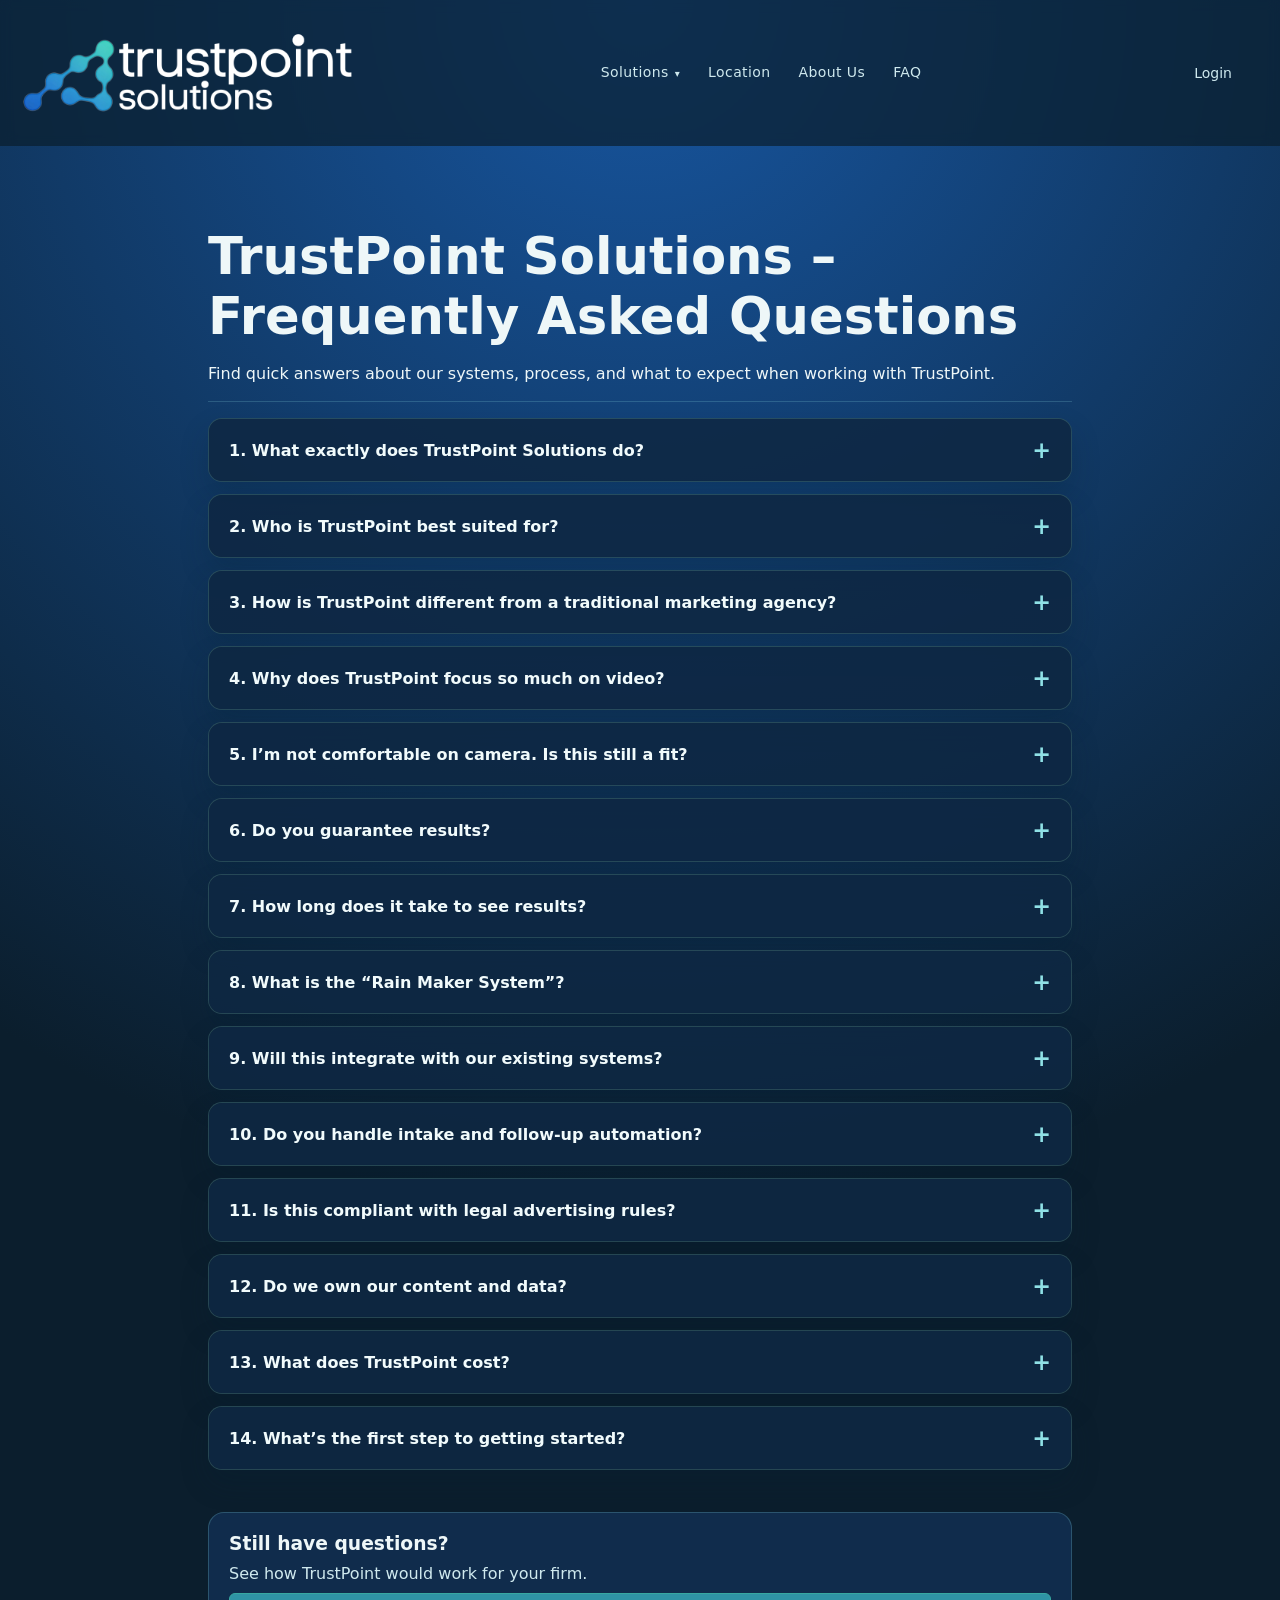
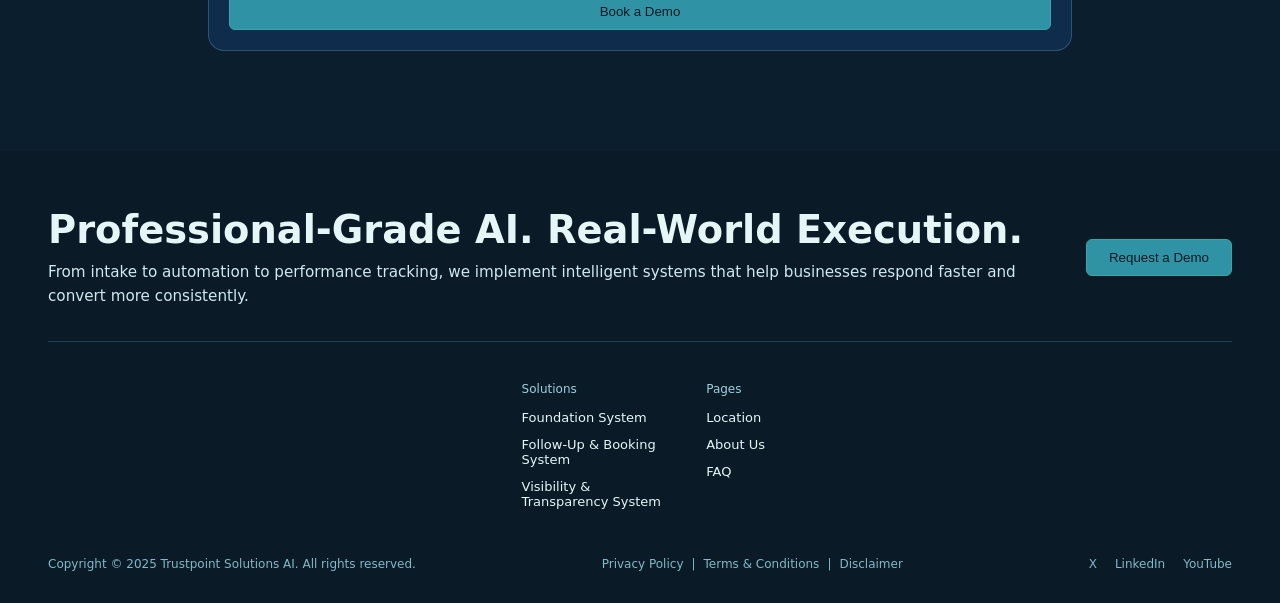
<file: faq.html>
<!DOCTYPE html>
<html lang="en">
  <head>
    <meta charset="UTF-8" />
    <meta name="viewport" content="width=device-width, initial-scale=1.0" />
    <title>FAQ | Trustpoint Solutions</title>
    <link rel="stylesheet" href="styles.css" />
    <link rel="icon" href="favicon.ico" type="image/x-icon" />
  </head>
  <body>
    <div class="page">
      <header class="site-header">
        <div class="brand">
          <a href="index.html" aria-label="Trustpoint Solutions AI home">
            <img src="images/logo.png" alt="Trustpoint Solutions AI" />
          </a>
        </div>
        <button class="nav-toggle" aria-expanded="false" aria-controls="site-nav">
          Menu
        </button>
        <nav id="site-nav" class="nav">
          <div class="nav-item">
            <a class="nav-link has-caret" href="solutions.html">Solutions</a>
            <div class="nav-dropdown">
              <a href="solutions.html#foundation-system">Foundation System</a>
              <a href="solutions.html#follow-up-booking-system">Follow-Up &amp; Booking System</a>
              <a href="solutions.html#visibility-transparency-system">Visibility &amp; Transparency System</a>
            </div>
          </div>
          <a class="nav-link" href="location.html">Location</a>
          <a class="nav-link" href="about-us.html">About Us</a>
          <a class="nav-link" href="faq.html">FAQ</a>
        </nav>
        <a class="login" href="https://app.trustpointsolutionsai.com">Login</a>
      </header>

      <main class="subpage">
        <h1>TrustPoint Solutions – Frequently Asked Questions</h1>
        <p>
          Find quick answers about our systems, process, and what to expect when
          working with TrustPoint.
        </p>
        <section class="subpage-section faq-section">
          <div class="faq-accordion">
            <details>
              <summary>1. What exactly does TrustPoint Solutions do?</summary>
              <p>
                TrustPoint helps law firms grow by building <strong>client trust first</strong>,
                then converting that trust into <strong>calls, clients, and consistent growth</strong>.
              </p>
              <p>
                We start with attorney-recorded FAQ videos that answer the questions real
                clients are already asking. Then we deploy a full growth system — SEO,
                Google visibility, intake automation, CRM, chatbots, and ads — so that
                trust turns into measurable results without adding work to your plate.
              </p>
            </details>
            <details>
              <summary>2. Who is TrustPoint best suited for?</summary>
              <p>TrustPoint is designed for <strong>trust-dependent practices</strong>, especially:</p>
              <ul>
                <li>Personal Injury</li>
                <li>Criminal Defense</li>
                <li>Family Law</li>
                <li>Immigration</li>
                <li>Employment</li>
                <li>Estate Planning</li>
                <li>Business &amp; Civil Litigation</li>
              </ul>
              <p>We work best with firms that:</p>
              <ul>
                <li>Want better clients, not just more leads</li>
                <li>Can’t rely solely on referrals</li>
                <li>Value ethical, long-term growth over gimmicks</li>
              </ul>
            </details>
            <details>
              <summary>3. How is TrustPoint different from a traditional marketing agency?</summary>
              <p>Most agencies focus on traffic, ads, or rankings. TrustPoint focuses on <strong>trust and conversion</strong>.</p>
              <ul>
                <li>Help clients choose you before they call</li>
                <li>Automate intake so no opportunities are missed</li>
                <li>Show you exactly what’s working and why</li>
              </ul>
              <p>Video is the entry point. Systems do the heavy lifting.</p>
            </details>
            <details>
              <summary>4. Why does TrustPoint focus so much on video?</summary>
              <p>
                Because <strong>clients hire the attorney they trust</strong> — and nothing
                builds trust faster than seeing and hearing you answer their real concerns.
              </p>
              <ul>
                <li>Pre-qualify clients before they contact you</li>
                <li>Reduce time spent repeating the same explanations</li>
                <li>Improve SEO, engagement, and conversion rates</li>
              </ul>
              <p>These aren’t commercials. They’re clarity tools.</p>
            </details>
            <details>
              <summary>5. I’m not comfortable on camera. Is this still a fit?</summary>
              <p>Yes — and this is common.</p>
              <ul>
                <li>Structured and guided (no improvising)</li>
                <li>Short and conversational</li>
                <li>Focused on clarity, not performance</li>
              </ul>
              <p>
                Most attorneys find the process far easier than expected — and the
                videos continue working long after they’re recorded.
              </p>
            </details>
            <details>
              <summary>6. Do you guarantee results?</summary>
              <p>No — and ethically, no legal marketing provider should.</p>
              <ul>
                <li>Proven systems</li>
                <li>Transparent metrics</li>
                <li>Clear expectations</li>
                <li>Continuous optimization</li>
              </ul>
              <p>
                Our goal is predictable, sustainable growth — not short-term promises.
              </p>
            </details>
            <details>
              <summary>7. How long does it take to see results?</summary>
              <p>Timelines vary based on practice area, market, and starting point, but generally:</p>
              <ul>
                <li><strong>Immediate:</strong> Improved intake, faster response times, better client quality</li>
                <li><strong>30–90 days:</strong> SEO traction, higher conversion rates, better attribution</li>
                <li><strong>3–6 months:</strong> Consistent inbound flow supported by the Rain Maker System</li>
              </ul>
              <p>We prioritize momentum early, then scale responsibly.</p>
            </details>
            <details>
              <summary>8. What is the “Rain Maker System”?</summary>
              <p>The Rain Maker System is TrustPoint’s full growth engine. It connects:</p>
              <ul>
                <li>Video content</li>
                <li>SEO and Google visibility</li>
                <li>Paid ads (when appropriate)</li>
                <li>CRM and pipelines</li>
                <li>AI chatbots and intake automation</li>
                <li>Attribution and reporting</li>
              </ul>
              <p>Everything works together — so nothing falls through the cracks.</p>
            </details>
            <details>
              <summary>9. Will this integrate with our existing systems?</summary>
              <p>In most cases, yes. TrustPoint can:</p>
              <ul>
                <li>Replace outdated tools</li>
                <li>Integrate with existing CRMs and calendars</li>
                <li>Centralize marketing, intake, and reporting</li>
              </ul>
              <p>During onboarding, we map your current workflow and simplify it — not complicate it.</p>
            </details>
            <details>
              <summary>10. Do you handle intake and follow-up automation?</summary>
              <p>Yes. We build systems that:</p>
              <ul>
                <li>Respond instantly to new leads</li>
                <li>Route inquiries correctly</li>
                <li>Reduce missed calls and no-shows</li>
                <li>Capture attribution and source data</li>
              </ul>
              <p>Your team stays focused on cases — not chasing leads.</p>
            </details>
            <details>
              <summary>11. Is this compliant with legal advertising rules?</summary>
              <p>Yes. TrustPoint is built specifically for law firms and emphasizes:</p>
              <ul>
                <li>Ethical messaging</li>
                <li>Clear disclaimers</li>
                <li>No outcome guarantees</li>
                <li>Client-focused education</li>
              </ul>
              <p>We help you build trust without crossing ethical lines.</p>
            </details>
            <details>
              <summary>12. Do we own our content and data?</summary>
              <p>Yes — 100%.</p>
              <ul>
                <li>You own your videos</li>
                <li>You own your leads</li>
                <li>You own your data</li>
              </ul>
              <p>TrustPoint builds systems for your firm, not dependencies on us.</p>
            </details>
            <details>
              <summary>13. What does TrustPoint cost?</summary>
              <p>Pricing depends on:</p>
              <ul>
                <li>Practice area</li>
                <li>Market competitiveness</li>
                <li>Services selected</li>
              </ul>
              <p>Most firms start with:</p>
              <ul>
                <li>A <strong>Video + System foundation</strong></li>
                <li>Then scale into the Rain Maker System as results compound</li>
              </ul>
              <p>We provide clear starting points during your demo — no surprises.</p>
            </details>
            <details>
              <summary>14. What’s the first step to getting started?</summary>
              <p>The first step is a <strong>strategy demo</strong>, not a sales pitch. We’ll:</p>
              <ul>
                <li>Review your current marketing and intake flow</li>
                <li>Identify gaps and missed opportunities</li>
                <li>Show how TrustPoint would work specifically for your firm</li>
              </ul>
              <p>If it’s not a fit, we’ll tell you.</p>
            </details>
          </div>
          <div class="faq-cta">
            <h3>Still have questions?</h3>
            <p>See how TrustPoint would work for your firm.</p>
            <button class="primary-cta">Book a Demo</button>
          </div>
        </section>
      </main>
    </div>

    <script src="script.js"></script>
  </body>
</html>
</file>
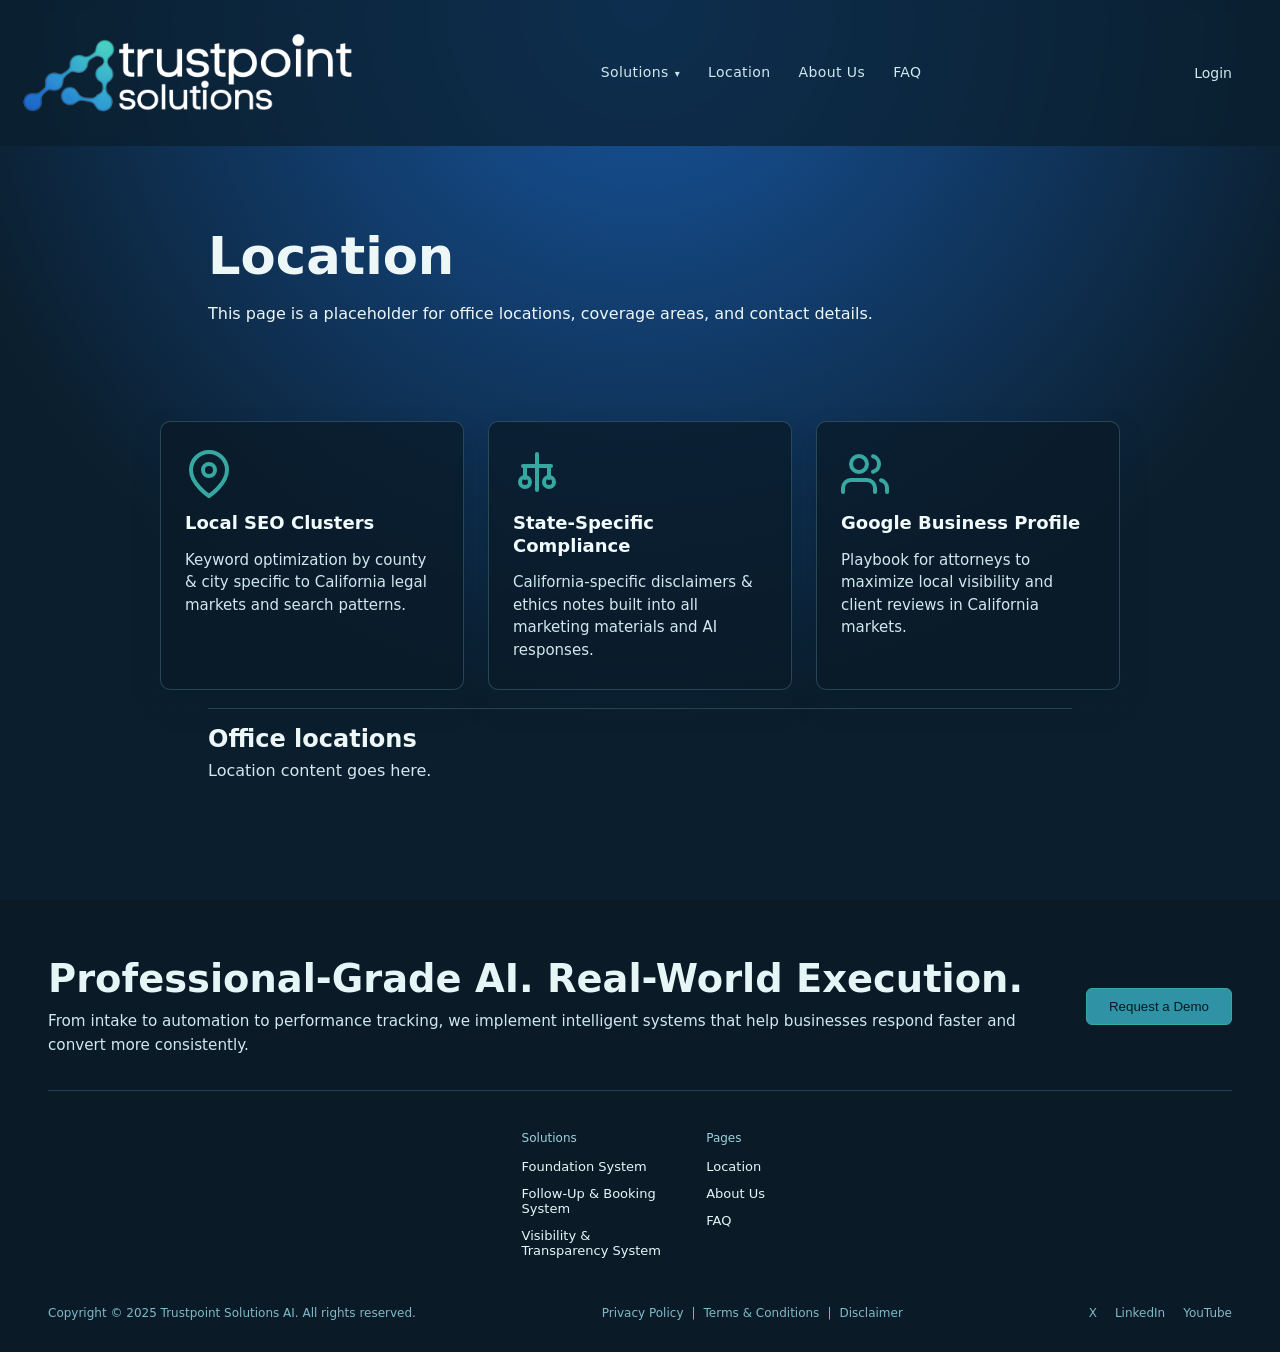
<file: location.html>
<!DOCTYPE html>
<html lang="en">
  <head>
    <meta charset="UTF-8" />
    <meta name="viewport" content="width=device-width, initial-scale=1.0" />
    <title>Location | Trustpoint Solutions</title>
    <link rel="stylesheet" href="styles.css" />
    <link rel="icon" href="favicon.ico" type="image/x-icon" />
  </head>
  <body>
    <div class="page">
      <header class="site-header">
        <div class="brand">
          <a href="index.html" aria-label="Trustpoint Solutions AI home">
            <img src="images/logo.png" alt="Trustpoint Solutions AI" />
          </a>
        </div>
        <button class="nav-toggle" aria-expanded="false" aria-controls="site-nav">
          Menu
        </button>
        <nav id="site-nav" class="nav">
          <div class="nav-item">
            <a class="nav-link has-caret" href="solutions.html">Solutions</a>
            <div class="nav-dropdown">
              <a href="solutions.html#foundation-system">Foundation System</a>
              <a href="solutions.html#follow-up-booking-system">Follow-Up &amp; Booking System</a>
              <a href="solutions.html#visibility-transparency-system">Visibility &amp; Transparency System</a>
            </div>
          </div>
          <a class="nav-link" href="location.html">Location</a>
          <a class="nav-link" href="about-us.html">About Us</a>
          <a class="nav-link" href="faq.html">FAQ</a>
        </nav>
        <a class="login" href="https://app.trustpointsolutionsai.com">Login</a>
      </header>

      <main class="subpage">
        <h1>Location</h1>
        <p>
          This page is a placeholder for office locations, coverage areas, and
          contact details.
        </p>
        <section class="location-features">
          <div class="location-features-grid">
            <div class="location-feature-card">
              <div class="location-feature-icon" aria-hidden="true">
                <svg viewBox="0 0 24 24" fill="none" stroke="currentColor" stroke-width="2" stroke-linecap="round" stroke-linejoin="round">
                  <path d="M21 10c0 7-9 13-9 13s-9-6-9-13a9 9 0 0 1 18 0z"/>
                  <circle cx="12" cy="10" r="3"/>
                </svg>
              </div>
              <h3 class="location-feature-title">Local SEO Clusters</h3>
              <p class="location-feature-desc">Keyword optimization by county &amp; city specific to California legal markets and search patterns.</p>
            </div>
            <div class="location-feature-card">
              <div class="location-feature-icon" aria-hidden="true">
                <svg viewBox="0 0 24 24" fill="none" stroke="currentColor" stroke-width="2" stroke-linecap="round" stroke-linejoin="round">
                  <line x1="12" y1="2" x2="12" y2="8"/>
                  <line x1="5" y1="8" x2="19" y2="8"/>
                  <line x1="6" y1="8" x2="6" y2="14"/>
                  <line x1="18" y1="8" x2="18" y2="14"/>
                  <line x1="12" y1="8" x2="12" y2="20"/>
                  <circle cx="6" cy="16" r="2.5"/>
                  <circle cx="18" cy="16" r="2.5"/>
                </svg>
              </div>
              <h3 class="location-feature-title">State-Specific Compliance</h3>
              <p class="location-feature-desc">California-specific disclaimers &amp; ethics notes built into all marketing materials and AI responses.</p>
            </div>
            <div class="location-feature-card">
              <div class="location-feature-icon" aria-hidden="true">
                <svg viewBox="0 0 24 24" fill="none" stroke="currentColor" stroke-width="2" stroke-linecap="round" stroke-linejoin="round">
                  <path d="M17 21v-2a4 4 0 0 0-4-4H5a4 4 0 0 0-4 4v2"/>
                  <circle cx="9" cy="7" r="4"/>
                  <path d="M23 21v-2a4 4 0 0 0-3-3.87"/>
                  <path d="M16 3.13a4 4 0 0 1 0 7.75"/>
                </svg>
              </div>
              <h3 class="location-feature-title">Google Business Profile</h3>
              <p class="location-feature-desc">Playbook for attorneys to maximize local visibility and client reviews in California markets.</p>
            </div>
          </div>
        </section>

        <section class="subpage-section">
          <h2>Office locations</h2>
          <p>Location content goes here.</p>
        </section>
      </main>
    </div>

    <script src="script.js"></script>
  </body>
</html>
</file>
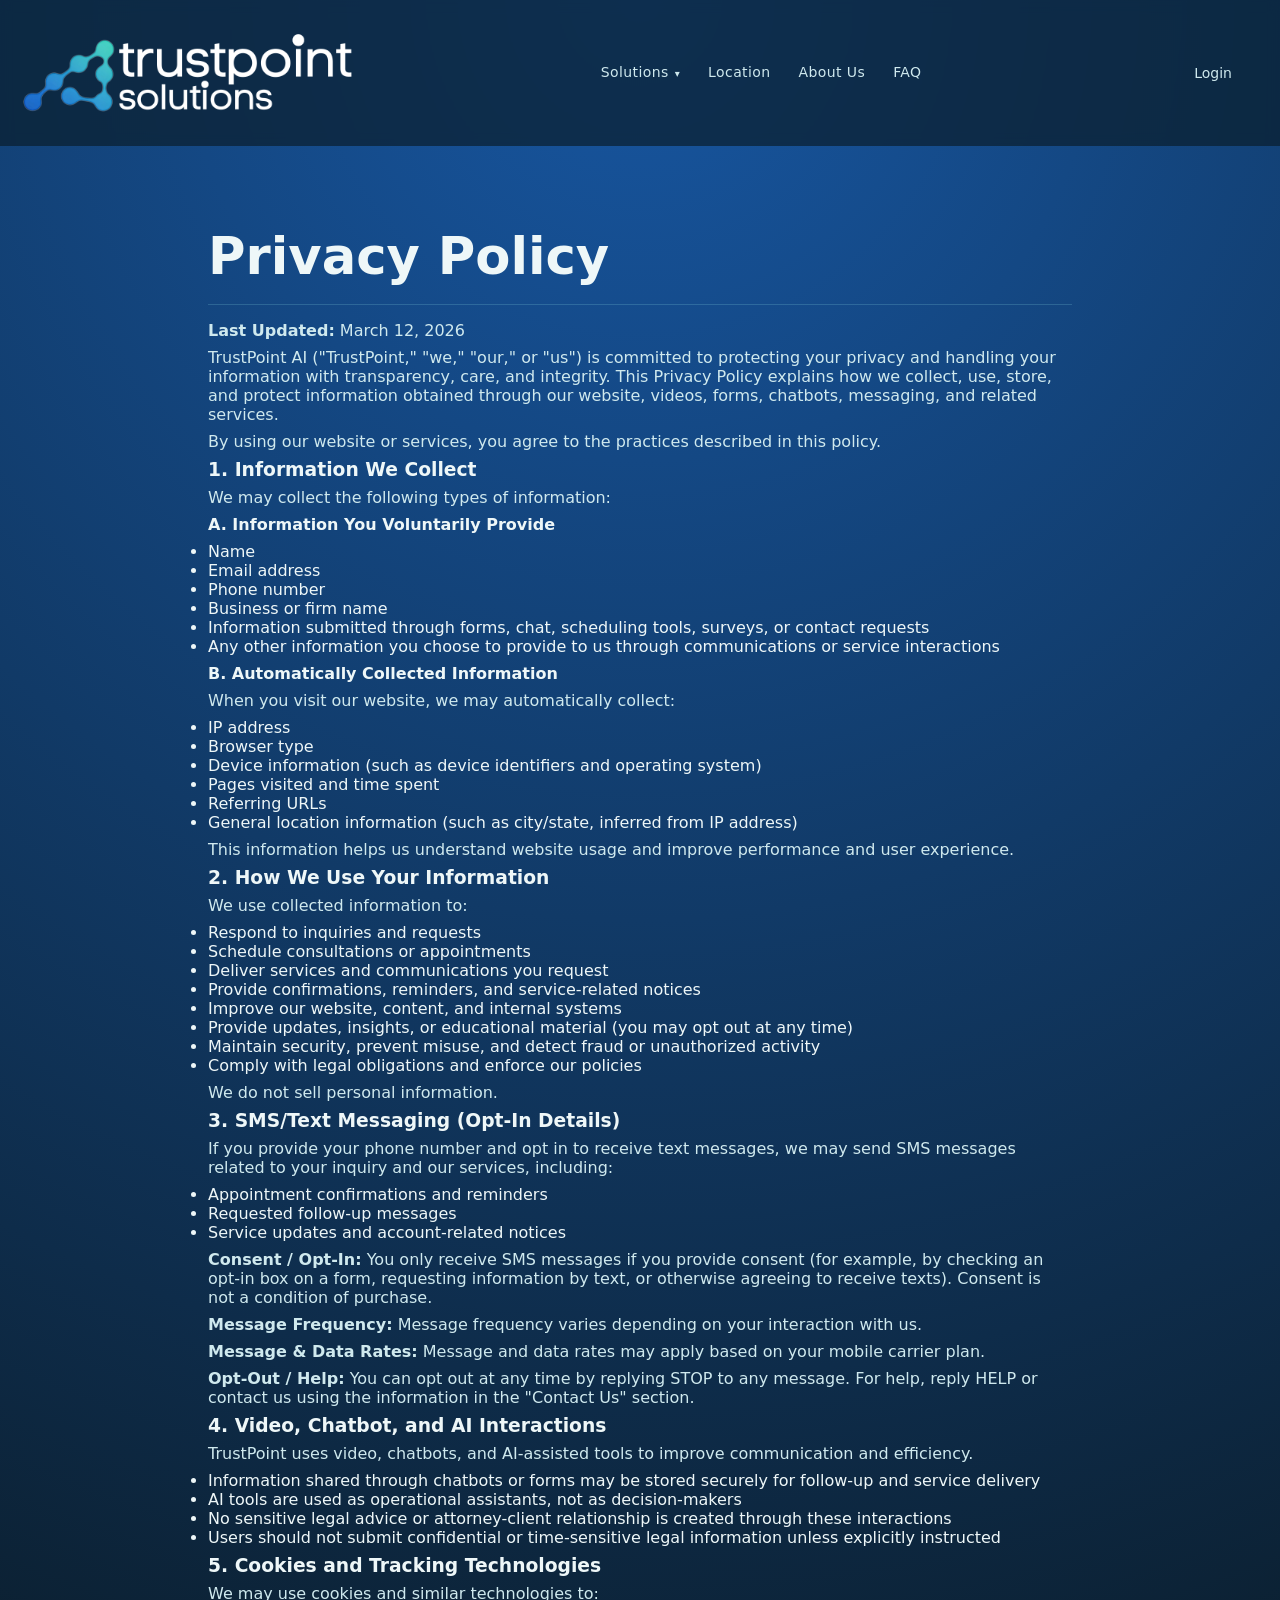
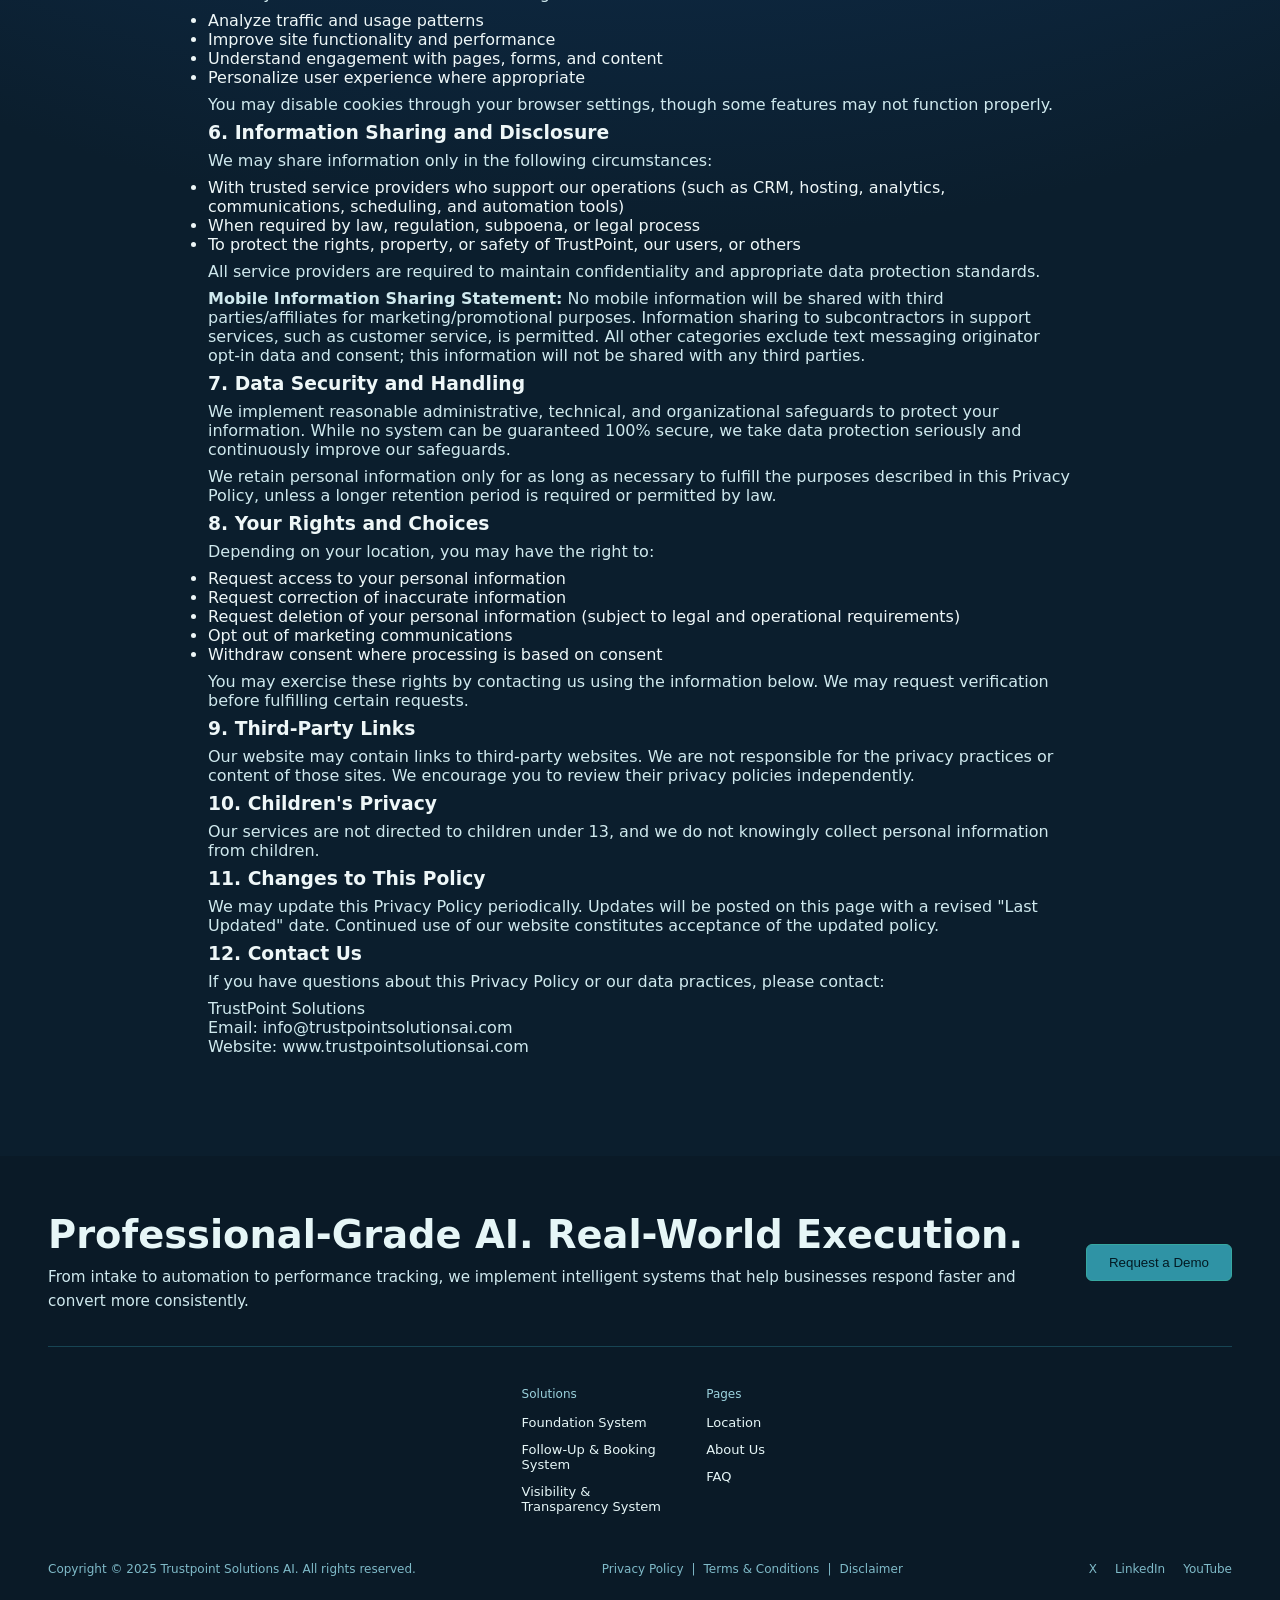
<file: privacy-policy.html>
<!DOCTYPE html>
<html lang="en">
  <head>
    <meta charset="UTF-8" />
    <meta name="viewport" content="width=device-width, initial-scale=1.0" />
    <title>Privacy Policy | Trustpoint Solutions</title>
    <link rel="stylesheet" href="styles.css" />
    <link rel="icon" href="favicon.ico" type="image/x-icon" />
  </head>
  <body>
    <div class="page">
      <header class="site-header">
        <div class="brand">
          <a href="index.html" aria-label="Trustpoint Solutions AI home">
            <img src="images/logo.png" alt="Trustpoint Solutions AI" />
          </a>
        </div>
        <button class="nav-toggle" aria-expanded="false" aria-controls="site-nav">
          Menu
        </button>
        <nav id="site-nav" class="nav">
          <div class="nav-item">
            <a class="nav-link has-caret" href="solutions.html">Solutions</a>
            <div class="nav-dropdown">
              <a href="solutions.html#foundation-system">Foundation System</a>
              <a href="solutions.html#follow-up-booking-system">Follow-Up &amp; Booking System</a>
              <a href="solutions.html#visibility-transparency-system">Visibility &amp; Transparency System</a>
            </div>
          </div>
          <a class="nav-link" href="location.html">Location</a>
          <a class="nav-link" href="about-us.html">About Us</a>
          <a class="nav-link" href="faq.html">FAQ</a>
        </nav>
        <a class="login" href="https://app.trustpointsolutionsai.com">Login</a>
      </header>

      <main class="subpage">
        <h1>Privacy Policy</h1>
        <section class="subpage-section legal-content">
          <p><strong>Last Updated:</strong> March 12, 2026</p>
          <p>
            TrustPoint AI ("TrustPoint," "we," "our," or "us") is committed to protecting your privacy and handling your information with transparency, care, and integrity. This Privacy Policy explains how we collect, use, store, and protect information obtained through our website, videos, forms, chatbots, messaging, and related services.
          </p>
          <p>
            By using our website or services, you agree to the practices described in this policy.
          </p>
          <h3>1. Information We Collect</h3>
          <p>We may collect the following types of information:</p>
          <h4>A. Information You Voluntarily Provide</h4>
          <ul>
            <li>Name</li>
            <li>Email address</li>
            <li>Phone number</li>
            <li>Business or firm name</li>
            <li>Information submitted through forms, chat, scheduling tools, surveys, or contact requests</li>
            <li>Any other information you choose to provide to us through communications or service interactions</li>
          </ul>
          <h4>B. Automatically Collected Information</h4>
          <p>When you visit our website, we may automatically collect:</p>
          <ul>
            <li>IP address</li>
            <li>Browser type</li>
            <li>Device information (such as device identifiers and operating system)</li>
            <li>Pages visited and time spent</li>
            <li>Referring URLs</li>
            <li>General location information (such as city/state, inferred from IP address)</li>
          </ul>
          <p>
            This information helps us understand website usage and improve performance and user experience.
          </p>
          <h3>2. How We Use Your Information</h3>
          <p>We use collected information to:</p>
          <ul>
            <li>Respond to inquiries and requests</li>
            <li>Schedule consultations or appointments</li>
            <li>Deliver services and communications you request</li>
            <li>Provide confirmations, reminders, and service-related notices</li>
            <li>Improve our website, content, and internal systems</li>
            <li>Provide updates, insights, or educational material (you may opt out at any time)</li>
            <li>Maintain security, prevent misuse, and detect fraud or unauthorized activity</li>
            <li>Comply with legal obligations and enforce our policies</li>
          </ul>
          <p>We do not sell personal information.</p>
          <h3>3. SMS/Text Messaging (Opt-In Details)</h3>
          <p>
            If you provide your phone number and opt in to receive text messages, we may send SMS messages related to your inquiry and our services, including:
          </p>
          <ul>
            <li>Appointment confirmations and reminders</li>
            <li>Requested follow-up messages</li>
            <li>Service updates and account-related notices</li>
          </ul>
          <p><strong>Consent / Opt-In:</strong> You only receive SMS messages if you provide consent (for example, by checking an opt-in box on a form, requesting information by text, or otherwise agreeing to receive texts). Consent is not a condition of purchase.</p>
          <p><strong>Message Frequency:</strong> Message frequency varies depending on your interaction with us.</p>
          <p><strong>Message &amp; Data Rates:</strong> Message and data rates may apply based on your mobile carrier plan.</p>
          <p><strong>Opt-Out / Help:</strong> You can opt out at any time by replying STOP to any message. For help, reply HELP or contact us using the information in the "Contact Us" section.</p>
          <h3>4. Video, Chatbot, and AI Interactions</h3>
          <p>
            TrustPoint uses video, chatbots, and AI-assisted tools to improve communication and efficiency.
          </p>
          <ul>
            <li>Information shared through chatbots or forms may be stored securely for follow-up and service delivery</li>
            <li>AI tools are used as operational assistants, not as decision-makers</li>
            <li>No sensitive legal advice or attorney-client relationship is created through these interactions</li>
            <li>Users should not submit confidential or time-sensitive legal information unless explicitly instructed</li>
          </ul>
          <h3>5. Cookies and Tracking Technologies</h3>
          <p>We may use cookies and similar technologies to:</p>
          <ul>
            <li>Analyze traffic and usage patterns</li>
            <li>Improve site functionality and performance</li>
            <li>Understand engagement with pages, forms, and content</li>
            <li>Personalize user experience where appropriate</li>
          </ul>
          <p>
            You may disable cookies through your browser settings, though some features may not function properly.
          </p>
          <h3>6. Information Sharing and Disclosure</h3>
          <p>We may share information only in the following circumstances:</p>
          <ul>
            <li>With trusted service providers who support our operations (such as CRM, hosting, analytics, communications, scheduling, and automation tools)</li>
            <li>When required by law, regulation, subpoena, or legal process</li>
            <li>To protect the rights, property, or safety of TrustPoint, our users, or others</li>
          </ul>
          <p>
            All service providers are required to maintain confidentiality and appropriate data protection standards.
          </p>
          <p><strong>Mobile Information Sharing Statement:</strong> No mobile information will be shared with third parties/affiliates for marketing/promotional purposes. Information sharing to subcontractors in support services, such as customer service, is permitted. All other categories exclude text messaging originator opt-in data and consent; this information will not be shared with any third parties.</p>
          <h3>7. Data Security and Handling</h3>
          <p>
            We implement reasonable administrative, technical, and organizational safeguards to protect your information. While no system can be guaranteed 100% secure, we take data protection seriously and continuously improve our safeguards.
          </p>
          <p>
            We retain personal information only for as long as necessary to fulfill the purposes described in this Privacy Policy, unless a longer retention period is required or permitted by law.
          </p>
          <h3>8. Your Rights and Choices</h3>
          <p>Depending on your location, you may have the right to:</p>
          <ul>
            <li>Request access to your personal information</li>
            <li>Request correction of inaccurate information</li>
            <li>Request deletion of your personal information (subject to legal and operational requirements)</li>
            <li>Opt out of marketing communications</li>
            <li>Withdraw consent where processing is based on consent</li>
          </ul>
          <p>
            You may exercise these rights by contacting us using the information below. We may request verification before fulfilling certain requests.
          </p>
          <h3>9. Third-Party Links</h3>
          <p>
            Our website may contain links to third-party websites. We are not responsible for the privacy practices or content of those sites. We encourage you to review their privacy policies independently.
          </p>
          <h3>10. Children's Privacy</h3>
          <p>
            Our services are not directed to children under 13, and we do not knowingly collect personal information from children.
          </p>
          <h3>11. Changes to This Policy</h3>
          <p>
            We may update this Privacy Policy periodically. Updates will be posted on this page with a revised "Last Updated" date. Continued use of our website constitutes acceptance of the updated policy.
          </p>
          <h3>12. Contact Us</h3>
          <p>
            If you have questions about this Privacy Policy or our data practices, please contact:
          </p>
          <p>
            TrustPoint Solutions<br />
            Email: info@trustpointsolutionsai.com<br />
            Website: www.trustpointsolutionsai.com
          </p>
        </section>
      </main>
    </div>

    <script src="script.js"></script>
  </body>
</html>
</file>
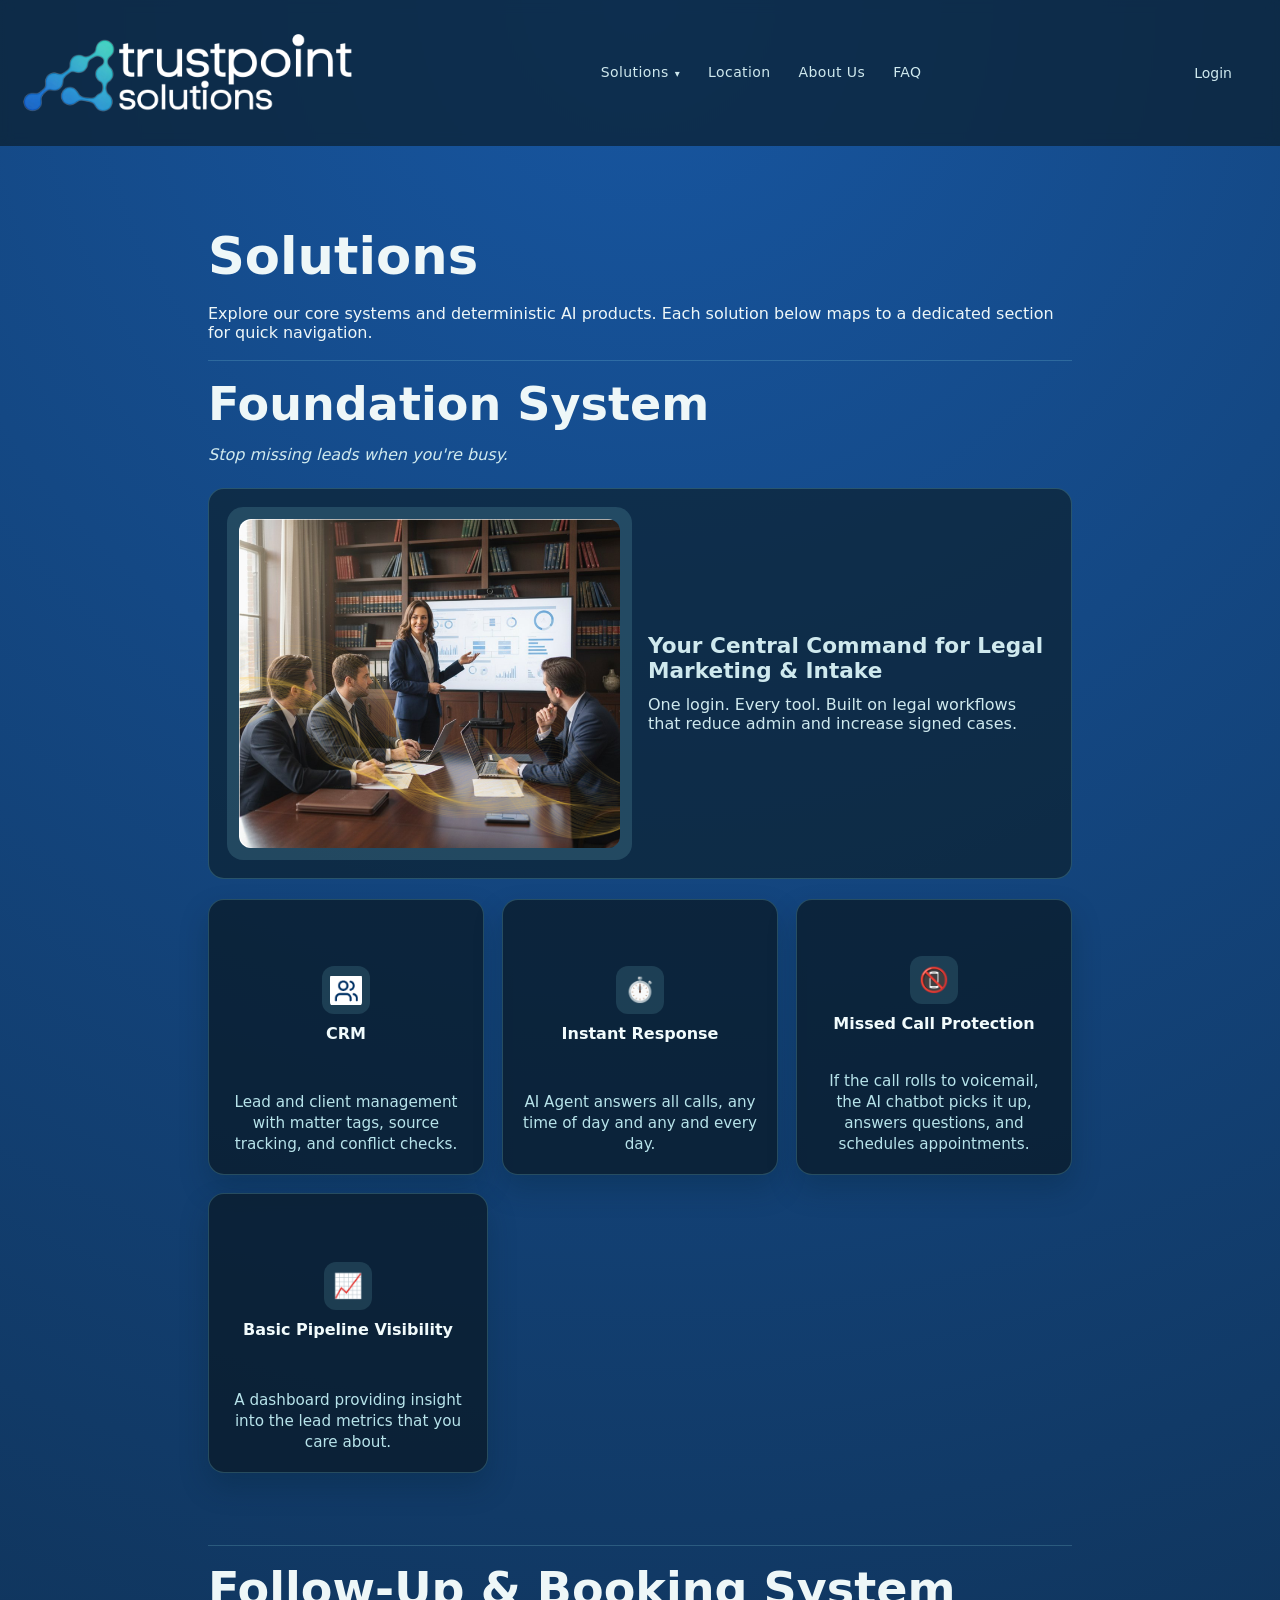
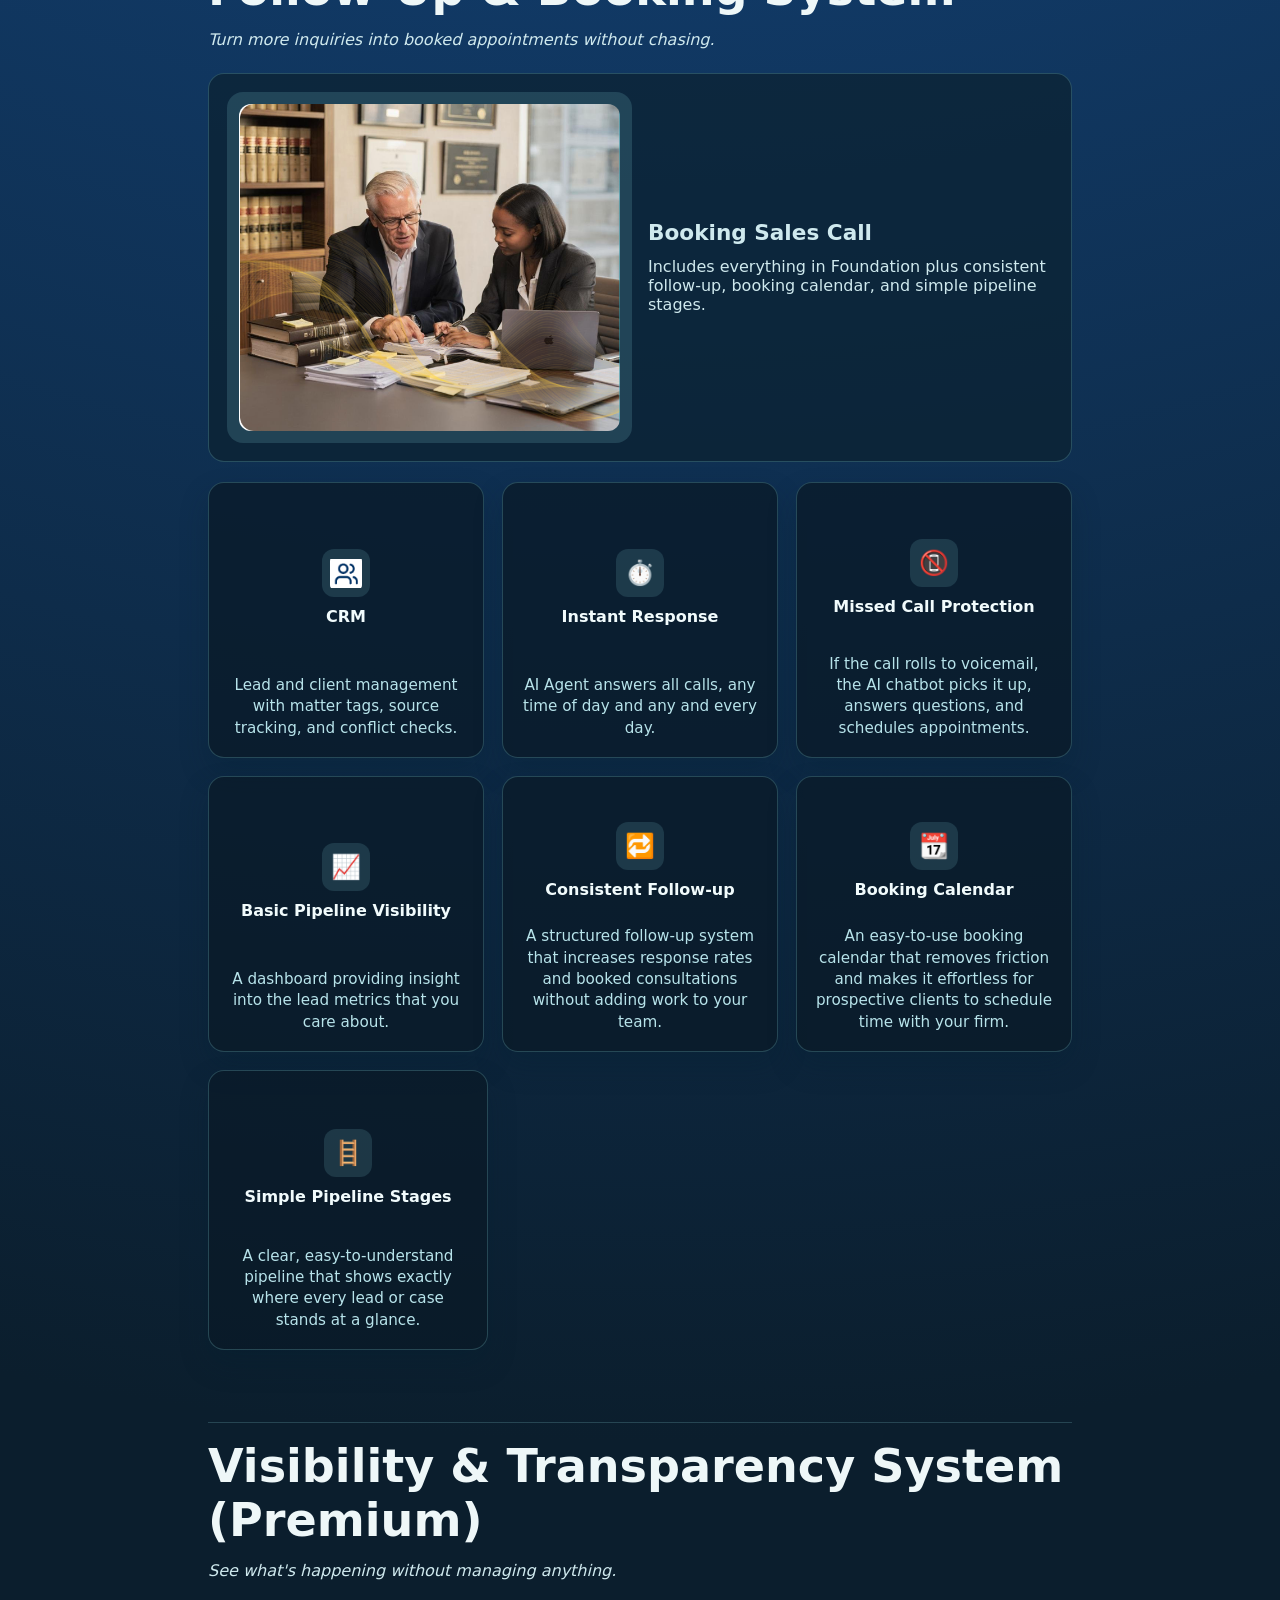
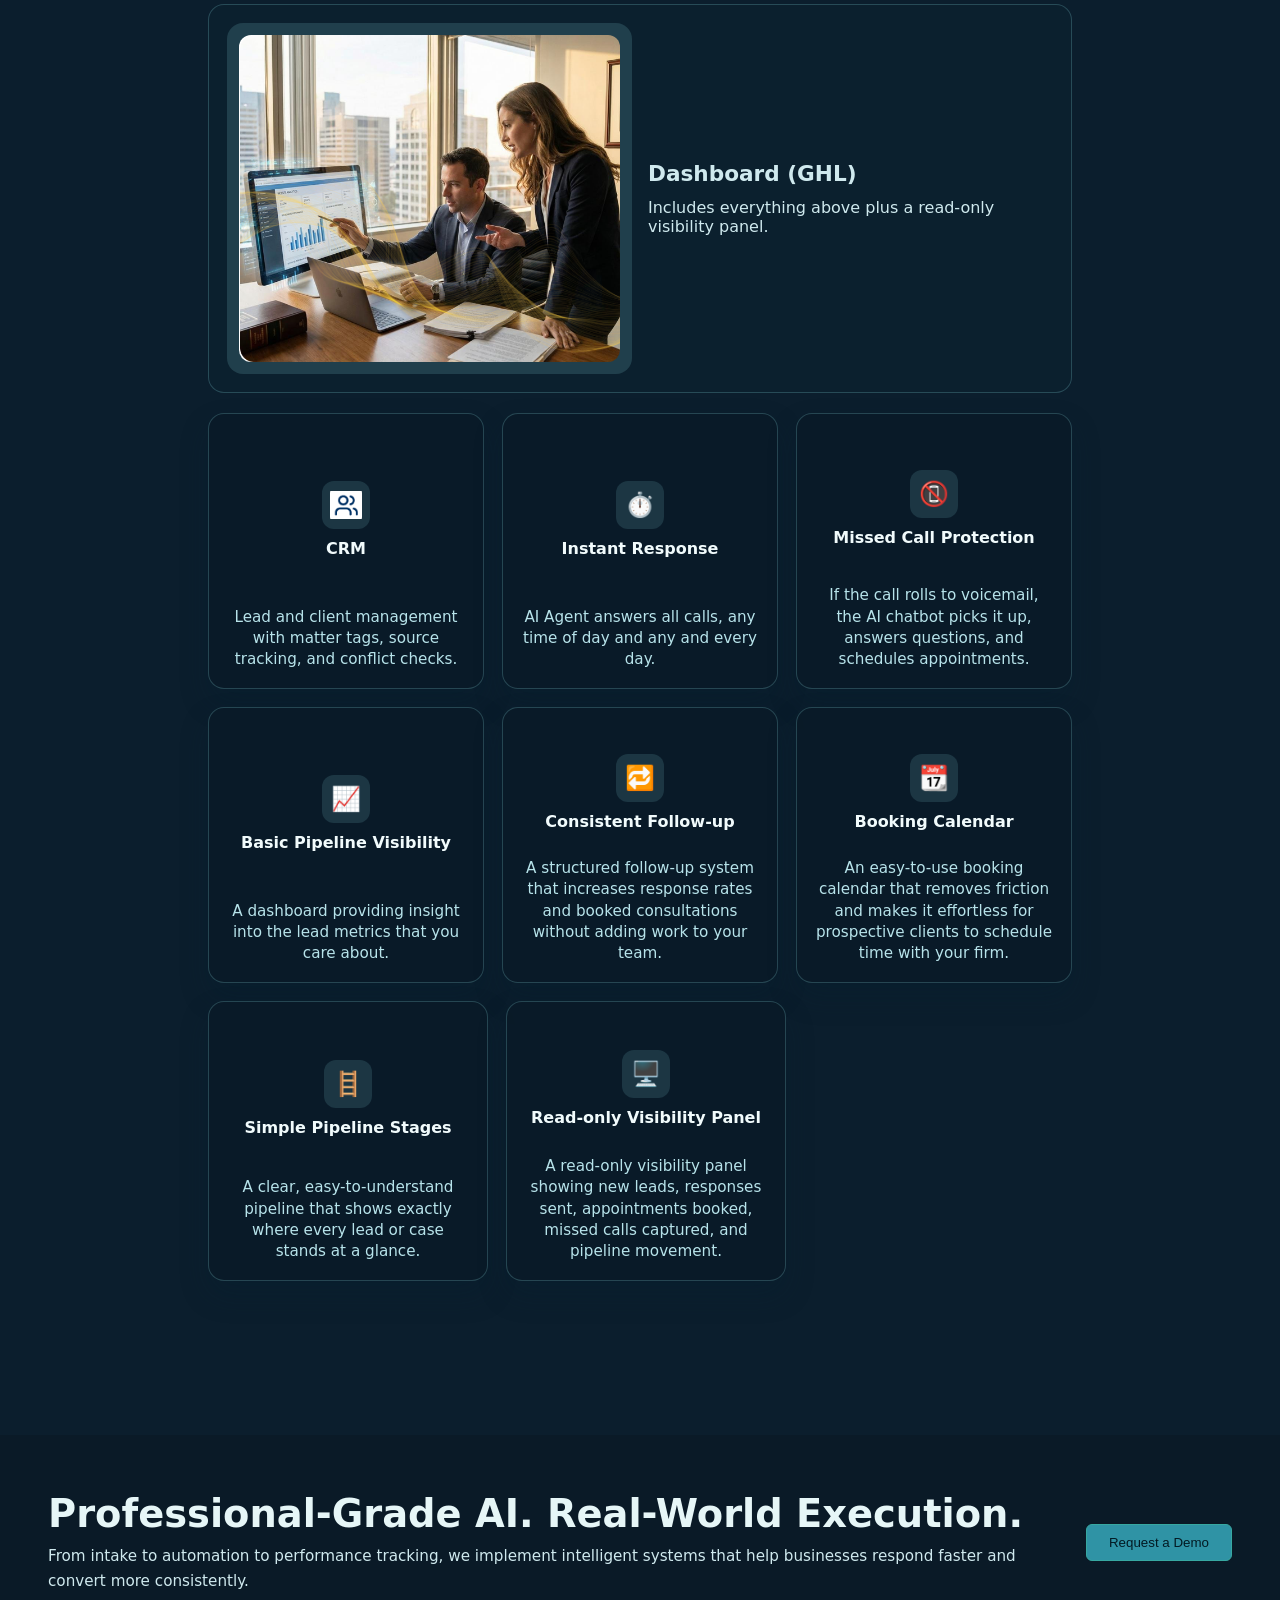
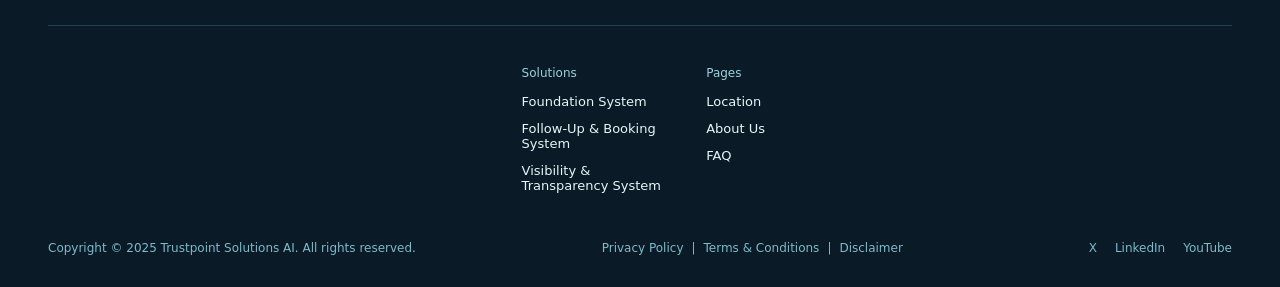
<file: solutions.html>
<!DOCTYPE html>
<html lang="en">
  <head>
    <meta charset="UTF-8" />
    <meta name="viewport" content="width=device-width, initial-scale=1.0" />
    <title>Solutions | Trustpoint Solutions</title>
    <link rel="stylesheet" href="styles.css" />
    <link rel="icon" href="favicon.ico" type="image/x-icon" />
  </head>
  <body>
    <div class="page">
      <header class="site-header">
        <div class="brand">
          <a href="index.html" aria-label="Trustpoint Solutions AI home">
            <img src="images/logo.png" alt="Trustpoint Solutions AI" />
          </a>
        </div>
        <button class="nav-toggle" aria-expanded="false" aria-controls="site-nav">
          Menu
        </button>
        <nav id="site-nav" class="nav">
          <div class="nav-item">
            <a class="nav-link has-caret" href="solutions.html">Solutions</a>
            <div class="nav-dropdown">
              <a href="#foundation-system">Foundation System</a>
              <a href="#follow-up-booking-system">Follow-Up &amp; Booking System</a>
              <a href="#visibility-transparency-system">Visibility &amp; Transparency System</a>
            </div>
          </div>
          <a class="nav-link" href="location.html">Location</a>
          <a class="nav-link" href="about-us.html">About Us</a>
          <a class="nav-link" href="faq.html">FAQ</a>
        </nav>
        <a class="login" href="https://app.trustpointsolutionsai.com">Login</a>
      </header>

      <main class="subpage">
        <h1>Solutions</h1>
        <p>
          Explore our core systems and deterministic AI products. Each solution
          below maps to a dedicated section for quick navigation.
        </p>

        <section id="foundation-system" class="subpage-section product-section">
          <h2 class="product-title">Foundation System</h2>
          <p class="product-tagline">
            Stop missing leads when you're busy.
          </p>
          <div class="product-summary">
            <div class="product-summary-image">
              <img src="images/product_present1.png" alt="Foundation System overview" />
            </div>
            <div class="product-summary-text">
              <p class="product-heading">Your Central Command for Legal Marketing &amp; Intake</p>
              <p class="product-subheading">
                One login. Every tool. Built on legal workflows that reduce admin
                and increase signed cases.
              </p>
            </div>
          </div>
          <div class="components-grid">
            <article class="component-card">
              <div class="component-main">
                <img src="images/crm_icon.png" alt="" class="component-icon" />
                <h3>CRM</h3>
              </div>
              <p>
                Lead and client management with matter tags, source tracking, and
                conflict checks.
              </p>
            </article>
            <article class="component-card">
              <div class="component-main">
                <div class="component-icon" aria-hidden="true">⏱️</div>
                <h3>Instant Response</h3>
              </div>
              <p>AI Agent answers all calls, any time of day and any and every day.</p>
            </article>
            <article class="component-card">
              <div class="component-main">
                <div class="component-icon" aria-hidden="true">📵</div>
                <h3>Missed Call Protection</h3>
              </div>
              <p>
                If the call rolls to voicemail, the AI chatbot picks it up,
                answers questions, and schedules appointments.
              </p>
            </article>
            <article class="component-card">
              <div class="component-main">
                <div class="component-icon" aria-hidden="true">📈</div>
                <h3>Basic Pipeline Visibility</h3>
              </div>
              <p>
                A dashboard providing insight into the lead metrics that you care
                about.
              </p>
            </article>
          </div>
        </section>
        <section id="follow-up-booking-system" class="subpage-section product-section">
          <h2 class="product-title">Follow-Up &amp; Booking System</h2>
          <p class="product-tagline">
            Turn more inquiries into booked appointments without chasing.
          </p>
          <div class="product-summary">
            <div class="product-summary-image">
              <img src="images/product_meeting.png" alt="Follow-Up &amp; Booking System overview" />
            </div>
            <div class="product-summary-text">
              <p class="product-heading">Booking Sales Call</p>
              <p class="product-subheading">
                Includes everything in Foundation plus consistent follow-up, booking
                calendar, and simple pipeline stages.
              </p>
            </div>
          </div>
          <div class="components-grid">
            <article class="component-card">
              <div class="component-main">
                <img src="images/crm_icon.png" alt="" class="component-icon" />
                <h3>CRM</h3>
              </div>
              <p>
                Lead and client management with matter tags, source tracking, and
                conflict checks.
              </p>
            </article>
            <article class="component-card">
              <div class="component-main">
                <div class="component-icon" aria-hidden="true">⏱️</div>
                <h3>Instant Response</h3>
              </div>
              <p>AI Agent answers all calls, any time of day and any and every day.</p>
            </article>
            <article class="component-card">
              <div class="component-main">
                <div class="component-icon" aria-hidden="true">📵</div>
                <h3>Missed Call Protection</h3>
              </div>
              <p>
                If the call rolls to voicemail, the AI chatbot picks it up,
                answers questions, and schedules appointments.
              </p>
            </article>
            <article class="component-card">
              <div class="component-main">
                <div class="component-icon" aria-hidden="true">📈</div>
                <h3>Basic Pipeline Visibility</h3>
              </div>
              <p>
                A dashboard providing insight into the lead metrics that you care
                about.
              </p>
            </article>
            <article class="component-card">
              <div class="component-main">
                <div class="component-icon" aria-hidden="true">🔁</div>
                <h3>Consistent Follow-up</h3>
              </div>
              <p>
                A structured follow-up system that increases response rates and
                booked consultations without adding work to your team.
              </p>
            </article>
            <article class="component-card">
              <div class="component-main">
                <div class="component-icon" aria-hidden="true">📆</div>
                <h3>Booking Calendar</h3>
              </div>
              <p>
                An easy-to-use booking calendar that removes friction and makes it
                effortless for prospective clients to schedule time with your firm.
              </p>
            </article>
            <article class="component-card">
              <div class="component-main">
                <div class="component-icon" aria-hidden="true">🪜</div>
                <h3>Simple Pipeline Stages</h3>
              </div>
              <p>
                A clear, easy-to-understand pipeline that shows exactly where every
                lead or case stands at a glance.
              </p>
            </article>
          </div>
        </section>
        <section id="visibility-transparency-system" class="subpage-section product-section">
          <h2 class="product-title">Visibility &amp; Transparency System (Premium)</h2>
          <p class="product-tagline">
            See what's happening without managing anything.
          </p>
          <div class="product-summary">
            <div class="product-summary-image">
              <img
                src="images/product_meetingOffice1.png"
                alt="Visibility &amp; Transparency System overview"
              />
            </div>
            <div class="product-summary-text">
              <p class="product-heading">Dashboard (GHL)</p>
              <p class="product-subheading">
                Includes everything above plus a read-only visibility panel.
              </p>
            </div>
          </div>
          <div class="components-grid">
            <article class="component-card">
              <div class="component-main">
                <img src="images/crm_icon.png" alt="" class="component-icon" />
                <h3>CRM</h3>
              </div>
              <p>
                Lead and client management with matter tags, source tracking, and
                conflict checks.
              </p>
            </article>
            <article class="component-card">
              <div class="component-main">
                <div class="component-icon" aria-hidden="true">⏱️</div>
                <h3>Instant Response</h3>
              </div>
              <p>AI Agent answers all calls, any time of day and any and every day.</p>
            </article>
            <article class="component-card">
              <div class="component-main">
                <div class="component-icon" aria-hidden="true">📵</div>
                <h3>Missed Call Protection</h3>
              </div>
              <p>
                If the call rolls to voicemail, the AI chatbot picks it up,
                answers questions, and schedules appointments.
              </p>
            </article>
            <article class="component-card">
              <div class="component-main">
                <div class="component-icon" aria-hidden="true">📈</div>
                <h3>Basic Pipeline Visibility</h3>
              </div>
              <p>
                A dashboard providing insight into the lead metrics that you care
                about.
              </p>
            </article>
            <article class="component-card">
              <div class="component-main">
                <div class="component-icon" aria-hidden="true">🔁</div>
                <h3>Consistent Follow-up</h3>
              </div>
              <p>
                A structured follow-up system that increases response rates and
                booked consultations without adding work to your team.
              </p>
            </article>
            <article class="component-card">
              <div class="component-main">
                <div class="component-icon" aria-hidden="true">📆</div>
                <h3>Booking Calendar</h3>
              </div>
              <p>
                An easy-to-use booking calendar that removes friction and makes it
                effortless for prospective clients to schedule time with your firm.
              </p>
            </article>
            <article class="component-card">
              <div class="component-main">
                <div class="component-icon" aria-hidden="true">🪜</div>
                <h3>Simple Pipeline Stages</h3>
              </div>
              <p>
                A clear, easy-to-understand pipeline that shows exactly where every
                lead or case stands at a glance.
              </p>
            </article>
            <article class="component-card">
              <div class="component-main">
                <div class="component-icon" aria-hidden="true">🖥️</div>
                <h3>Read-only Visibility Panel</h3>
              </div>
              <p>
                A read-only visibility panel showing new leads, responses sent,
                appointments booked, missed calls captured, and pipeline movement.
              </p>
            </article>
          </div>
        </section>
      </main>
    </div>

    <script src="script.js"></script>
  </body>
</html>
</file>
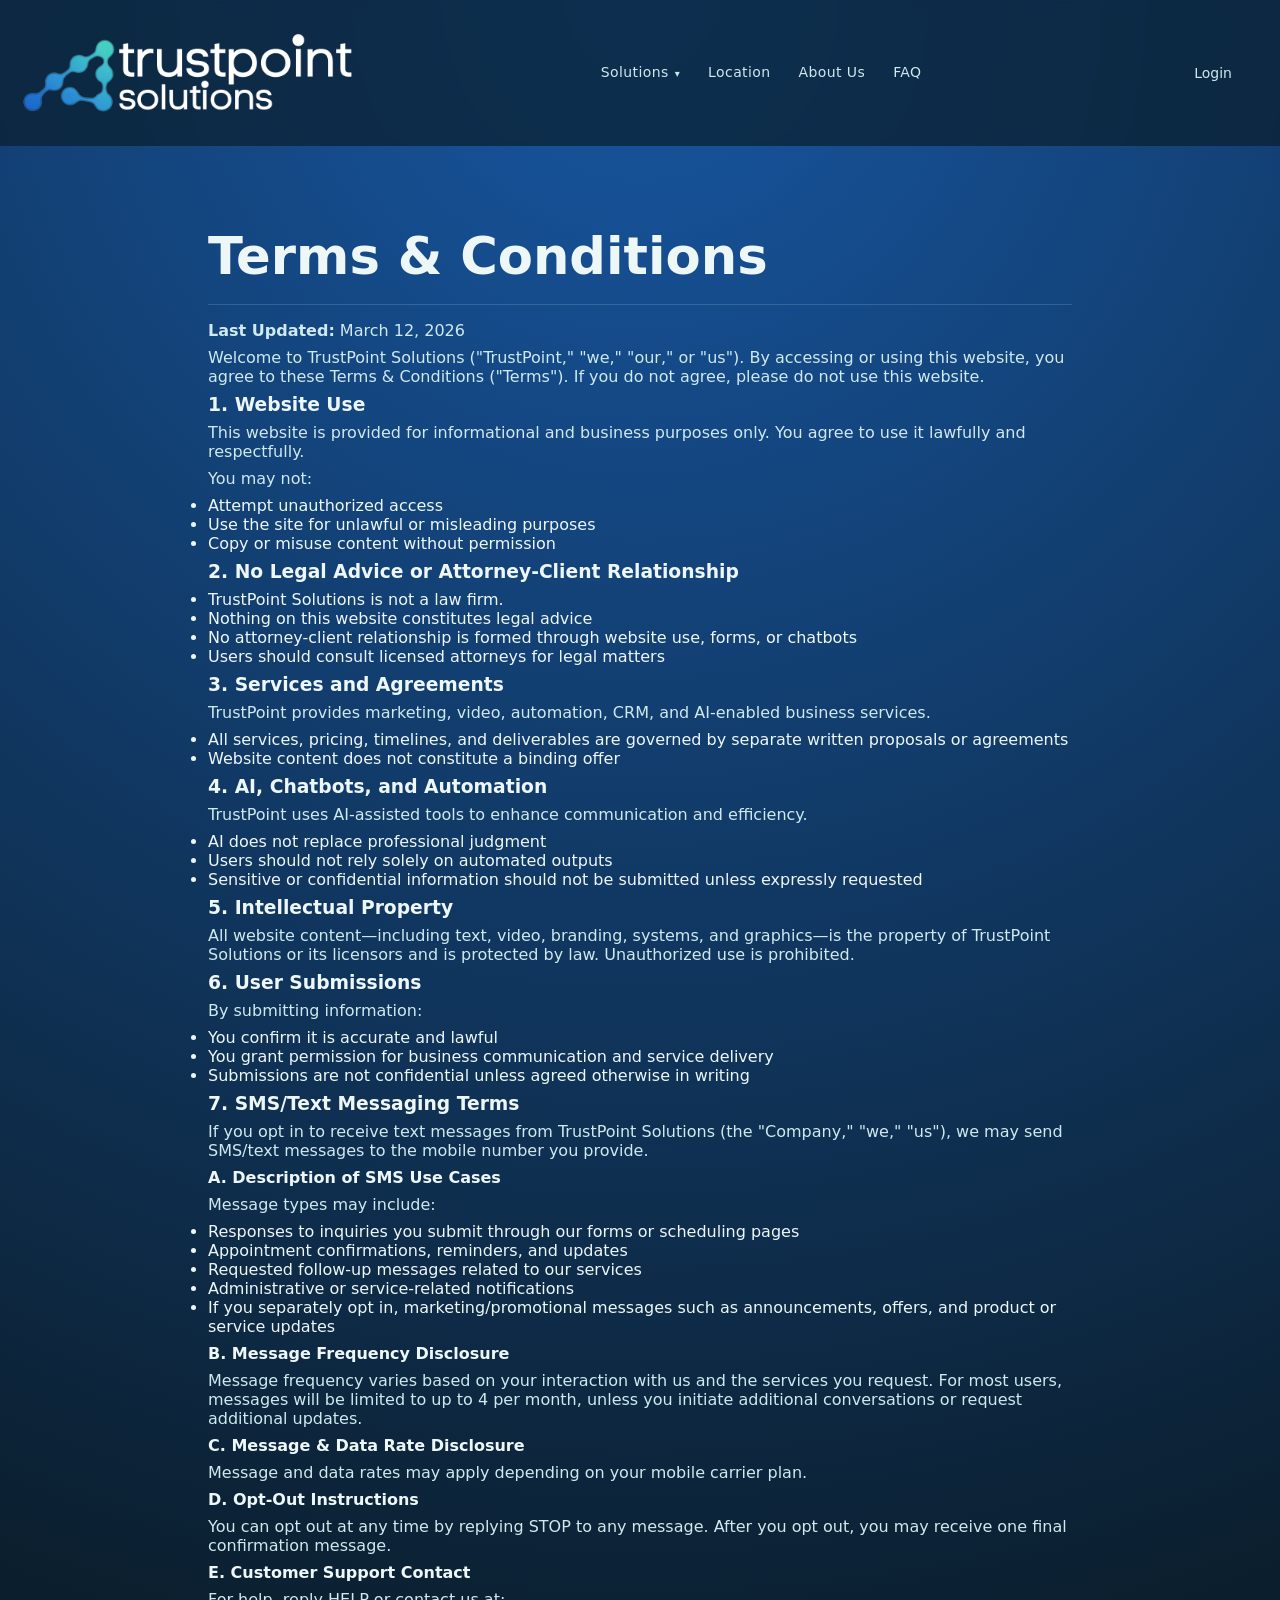
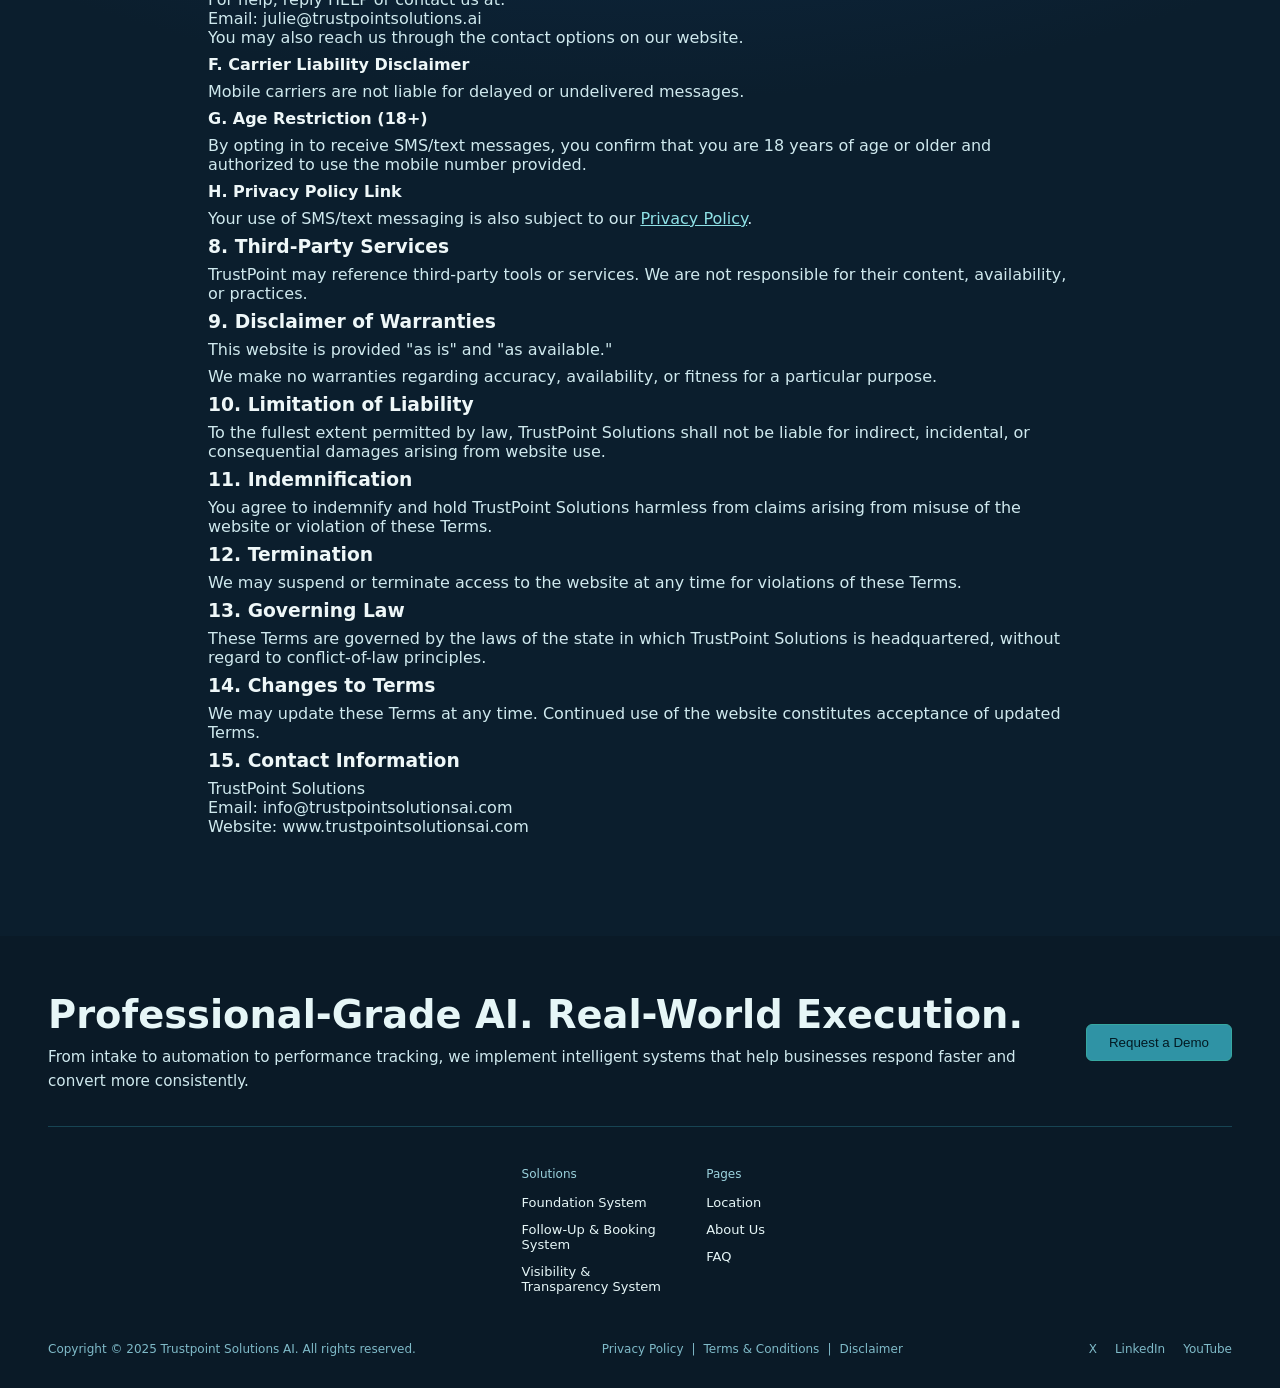
<file: terms-conditions.html>
<!DOCTYPE html>
<html lang="en">
  <head>
    <meta charset="UTF-8" />
    <meta name="viewport" content="width=device-width, initial-scale=1.0" />
    <title>Terms &amp; Conditions | Trustpoint Solutions</title>
    <link rel="stylesheet" href="styles.css" />
    <link rel="icon" href="favicon.ico" type="image/x-icon" />
  </head>
  <body>
    <div class="page">
      <header class="site-header">
        <div class="brand">
          <a href="index.html" aria-label="Trustpoint Solutions AI home">
            <img src="images/logo.png" alt="Trustpoint Solutions AI" />
          </a>
        </div>
        <button class="nav-toggle" aria-expanded="false" aria-controls="site-nav">
          Menu
        </button>
        <nav id="site-nav" class="nav">
          <div class="nav-item">
            <a class="nav-link has-caret" href="solutions.html">Solutions</a>
            <div class="nav-dropdown">
              <a href="solutions.html#foundation-system">Foundation System</a>
              <a href="solutions.html#follow-up-booking-system">Follow-Up &amp; Booking System</a>
              <a href="solutions.html#visibility-transparency-system">Visibility &amp; Transparency System</a>
            </div>
          </div>
          <a class="nav-link" href="location.html">Location</a>
          <a class="nav-link" href="about-us.html">About Us</a>
          <a class="nav-link" href="faq.html">FAQ</a>
        </nav>
        <a class="login" href="https://app.trustpointsolutionsai.com">Login</a>
      </header>

      <main class="subpage">
        <h1>Terms &amp; Conditions</h1>
        <section class="subpage-section legal-content">
          <p><strong>Last Updated:</strong> March 12, 2026</p>
          <p>
            Welcome to TrustPoint Solutions ("TrustPoint," "we," "our," or "us"). By accessing or using this website, you agree to these Terms &amp; Conditions ("Terms"). If you do not agree, please do not use this website.
          </p>
          <h3>1. Website Use</h3>
          <p>
            This website is provided for informational and business purposes only. You agree to use it lawfully and respectfully.
          </p>
          <p>You may not:</p>
          <ul>
            <li>Attempt unauthorized access</li>
            <li>Use the site for unlawful or misleading purposes</li>
            <li>Copy or misuse content without permission</li>
          </ul>
          <h3>2. No Legal Advice or Attorney-Client Relationship</h3>
          <ul>
            <li>TrustPoint Solutions is not a law firm.</li>
            <li>Nothing on this website constitutes legal advice</li>
            <li>No attorney-client relationship is formed through website use, forms, or chatbots</li>
            <li>Users should consult licensed attorneys for legal matters</li>
          </ul>
          <h3>3. Services and Agreements</h3>
          <p>
            TrustPoint provides marketing, video, automation, CRM, and AI-enabled business services.
          </p>
          <ul>
            <li>All services, pricing, timelines, and deliverables are governed by separate written proposals or agreements</li>
            <li>Website content does not constitute a binding offer</li>
          </ul>
          <h3>4. AI, Chatbots, and Automation</h3>
          <p>TrustPoint uses AI-assisted tools to enhance communication and efficiency.</p>
          <ul>
            <li>AI does not replace professional judgment</li>
            <li>Users should not rely solely on automated outputs</li>
            <li>Sensitive or confidential information should not be submitted unless expressly requested</li>
          </ul>
          <h3>5. Intellectual Property</h3>
          <p>
            All website content—including text, video, branding, systems, and graphics—is the property of TrustPoint Solutions or its licensors and is protected by law. Unauthorized use is prohibited.
          </p>
          <h3>6. User Submissions</h3>
          <p>By submitting information:</p>
          <ul>
            <li>You confirm it is accurate and lawful</li>
            <li>You grant permission for business communication and service delivery</li>
            <li>Submissions are not confidential unless agreed otherwise in writing</li>
          </ul>
          <h3>7. SMS/Text Messaging Terms</h3>
          <p>
            If you opt in to receive text messages from TrustPoint Solutions (the "Company," "we," "us"), we may send SMS/text messages to the mobile number you provide.
          </p>
          <h4>A. Description of SMS Use Cases</h4>
          <p>Message types may include:</p>
          <ul>
            <li>Responses to inquiries you submit through our forms or scheduling pages</li>
            <li>Appointment confirmations, reminders, and updates</li>
            <li>Requested follow-up messages related to our services</li>
            <li>Administrative or service-related notifications</li>
            <li>If you separately opt in, marketing/promotional messages such as announcements, offers, and product or service updates</li>
          </ul>
          <h4>B. Message Frequency Disclosure</h4>
          <p>
            Message frequency varies based on your interaction with us and the services you request. For most users, messages will be limited to up to 4 per month, unless you initiate additional conversations or request additional updates.
          </p>
          <h4>C. Message &amp; Data Rate Disclosure</h4>
          <p>
            Message and data rates may apply depending on your mobile carrier plan.
          </p>
          <h4>D. Opt-Out Instructions</h4>
          <p>
            You can opt out at any time by replying STOP to any message. After you opt out, you may receive one final confirmation message.
          </p>
          <h4>E. Customer Support Contact</h4>
          <p>
            For help, reply HELP or contact us at:<br />
            Email: julie@trustpointsolutions.ai<br />
            You may also reach us through the contact options on our website.
          </p>
          <h4>F. Carrier Liability Disclaimer</h4>
          <p>
            Mobile carriers are not liable for delayed or undelivered messages.
          </p>
          <h4>G. Age Restriction (18+)</h4>
          <p>
            By opting in to receive SMS/text messages, you confirm that you are 18 years of age or older and authorized to use the mobile number provided.
          </p>
          <h4>H. Privacy Policy Link</h4>
          <p>
            Your use of SMS/text messaging is also subject to our <a href="privacy-policy.html">Privacy Policy</a>.
          </p>
          <h3>8. Third-Party Services</h3>
          <p>
            TrustPoint may reference third-party tools or services. We are not responsible for their content, availability, or practices.
          </p>
          <h3>9. Disclaimer of Warranties</h3>
          <p>This website is provided "as is" and "as available."</p>
          <p>
            We make no warranties regarding accuracy, availability, or fitness for a particular purpose.
          </p>
          <h3>10. Limitation of Liability</h3>
          <p>
            To the fullest extent permitted by law, TrustPoint Solutions shall not be liable for indirect, incidental, or consequential damages arising from website use.
          </p>
          <h3>11. Indemnification</h3>
          <p>
            You agree to indemnify and hold TrustPoint Solutions harmless from claims arising from misuse of the website or violation of these Terms.
          </p>
          <h3>12. Termination</h3>
          <p>
            We may suspend or terminate access to the website at any time for violations of these Terms.
          </p>
          <h3>13. Governing Law</h3>
          <p>
            These Terms are governed by the laws of the state in which TrustPoint Solutions is headquartered, without regard to conflict-of-law principles.
          </p>
          <h3>14. Changes to Terms</h3>
          <p>
            We may update these Terms at any time. Continued use of the website constitutes acceptance of updated Terms.
          </p>
          <h3>15. Contact Information</h3>
          <p>
            TrustPoint Solutions<br />
            Email: info@trustpointsolutionsai.com<br />
            Website: www.trustpointsolutionsai.com
          </p>
        </section>
      </main>
    </div>

    <script src="script.js"></script>
  </body>
</html>
</file>
<file: styles.css>
* {
  box-sizing: border-box;
  margin: 0;
  padding: 0;
}

body {
  font-family: "Code Pro", "CodePro", "Inter", system-ui, -apple-system,
    sans-serif;
  background: #0b1e2d;
  color: #eef7f8;
  min-height: 100vh;
}

.page {
  min-height: 100vh;
  background: radial-gradient(circle at top, #1756a1, #0b1e2d 65%);
}

.site-header {
  display: flex;
  align-items: center;
  justify-content: space-between;
  padding: 28px 48px;
  gap: 24px;
  position: sticky;
  top: 0;
  background: rgba(11, 30, 45, 0.7);
  backdrop-filter: blur(6px);
  z-index: 10;
  transition: padding 0.3s ease, background 0.3s ease;
}

.brand {
  font-family: "Code Pro", "CodePro", "Inter", system-ui, -apple-system,
    sans-serif;
  font-size: 28px;
  letter-spacing: 0.5px;
}

.brand img {
  display: block;
  height: 190px;
  margin: -50px;
  width: auto;
  transition: height 0.3s ease, margin 0.3s ease;
}

.site-header.is-compact {
  padding: 10px 48px;
}

.site-header.is-compact .brand img {
  height: 120px;
  margin: 0;
}

.nav {
  display: flex;
  gap: 28px;
  flex-wrap: wrap;
  justify-content: center;
  flex: 1;
}

.nav-item {
  position: relative;
  display: inline-flex;
  align-items: center;
}

.nav-link {
  color: #cfe9ee;
  text-decoration: none;
  font-size: 14px;
  letter-spacing: 0.4px;
  position: relative;
  padding-bottom: 2px;
}

.nav-link:hover {
  color: #8fe1e6;
}

.nav-dropdown {
  position: absolute;
  top: calc(100% + 10px);
  left: 0;
  min-width: 200px;
  background: rgba(10, 26, 39, 0.98);
  border: 1px solid rgba(143, 225, 230, 0.2);
  border-radius: 12px;
  padding: 10px;
  display: none;
  flex-direction: column;
  gap: 4px;
  box-shadow: 0 18px 32px rgba(5, 33, 48, 0.35);
  z-index: 20;
}

.nav-dropdown::before {
  content: "";
  position: absolute;
  top: -10px;
  left: 0;
  right: 0;
  height: 10px;
}

.nav-dropdown a {
  color: #e6f6f7;
  text-decoration: none;
  font-size: 13px;
  padding: 8px 12px;
  border-radius: 8px;
}

.nav-dropdown a:hover {
  background: rgba(55, 168, 161, 0.18);
  color: #8fe1e6;
}

.nav-item:hover .nav-dropdown,
.nav-item:focus-within .nav-dropdown {
  display: flex;
}

.has-caret::after {
  content: "▾";
  font-size: 10px;
  margin-left: 6px;
}

.login {
  color: #cfe9ee;
  text-decoration: none;
  font-size: 14px;
}

.login:hover {
  color: #8fe1e6;
}

.hero {
  display: flex;
  align-items: center;
  justify-content: center;
  min-height: 58vh;
  text-align: left;
  padding: 80px 48px 60px;
  gap: 32px;
}

.hero-content,
.hero-media {
  flex: 1 1 0;
}

.hero-content h1 {
  font-family: "Code Pro", "CodePro", "Inter", system-ui, -apple-system,
    sans-serif;
  font-size: clamp(2.4rem, 4vw, 3.2rem);
  font-weight: 600;
  line-height: 1.05;
  margin-bottom: 16px;
}

.hero-content p {
  max-width: 560px;
  margin: 0 0 26px;
  color: #b7e3ea;
  font-size: 15px;
  line-height: 1.6;
}

.subpage {
  padding: 80px 48px 100px;
  max-width: 960px;
  margin: 0 auto;
  display: grid;
  gap: 18px;
}

.subpage h1 {
  font-size: clamp(2.4rem, 4vw, 3.2rem);
}

/* Location page feature cards */
.location-features {
  margin: 32px -48px 0;
  padding: 48px 0 0;
}

.location-features-grid {
  display: grid;
  grid-template-columns: repeat(3, 1fr);
  gap: 24px;
  max-width: 960px;
  margin: 0 auto;
}

.location-feature-card {
  background: rgba(10, 26, 39, 0.75);
  border-radius: 10px;
  padding: 28px 24px;
  box-shadow: 0 14px 28px rgba(5, 33, 48, 0.22);
  border: 1px solid rgba(143, 225, 230, 0.22);
  display: flex;
  flex-direction: column;
  gap: 14px;
}

.location-feature-icon {
  width: 48px;
  height: 48px;
  color: #37a8a1;
  flex-shrink: 0;
}

.location-feature-icon svg {
  width: 100%;
  height: 100%;
}

.location-feature-title {
  font-size: 1.125rem;
  font-weight: 600;
  color: #f1fbfc;
  margin: 0;
  line-height: 1.25;
}

.location-feature-desc {
  font-size: 0.9375rem;
  color: #cfe9ee;
  line-height: 1.5;
  margin: 0;
}

@media (max-width: 768px) {
  .location-features {
    margin: 24px -24px 0;
    padding: 32px 0 0;
  }

  .location-features-grid {
    grid-template-columns: 1fr;
  }
}

.subpage-section {
  padding-top: 16px;
  border-top: 1px solid rgba(143, 225, 230, 0.2);
  display: grid;
  gap: 8px;
  scroll-margin-top: calc(var(--header-height, 140px) + 16px);
}

.subpage-section p {
  color: #cfe9ee;
}

.subpage-section a {
  color: #8fe1e6;
  text-decoration: underline;
}

.subpage-section a:hover {
  color: #b7e3ea;
}

.faq-section {
  gap: 18px;
}

.faq-accordion {
  display: grid;
  gap: 12px;
}

.faq-accordion details {
  background: rgba(10, 26, 39, 0.75);
  border: 1px solid rgba(143, 225, 230, 0.22);
  border-radius: 14px;
  padding: 0;
  box-shadow: 0 14px 28px rgba(5, 33, 48, 0.22);
  overflow: hidden;
  transition: box-shadow 0.2s ease, border-color 0.2s ease;
}

.faq-accordion details:hover {
  border-color: rgba(143, 225, 230, 0.5);
  box-shadow: 0 16px 36px rgba(5, 33, 48, 0.35),
    0 0 0 1px rgba(143, 225, 230, 0.2);
}

.faq-accordion summary {
  cursor: pointer;
  list-style: none;
  font-weight: 600;
  color: #f1fbfc;
  display: flex;
  align-items: center;
  justify-content: space-between;
  gap: 16px;
  padding: 18px 20px;
  background: rgba(18, 48, 84, 0.55);
}

.faq-accordion summary::-webkit-details-marker {
  display: none;
}

.faq-accordion summary::after {
  content: "+";
  font-size: 1.4rem;
  color: #8fe1e6;
}

.faq-accordion details[open] summary::after {
  content: "–";
}

.faq-accordion details p,
.faq-accordion details ul {
  margin-top: 12px;
  color: #cfe9ee;
  line-height: 1.6;
}

.faq-accordion details ul {
  padding-left: 18px;
  display: grid;
  gap: 6px;
}

.faq-accordion details > :not(summary) {
  padding: 0 20px 18px;
}

.faq-accordion details[open] summary {
  background: rgba(18, 48, 84, 0.75);
}

.faq-cta {
  margin-top: 24px;
  padding: 20px;
  border-radius: 16px;
  background: rgba(18, 48, 84, 0.8);
  border: 1px solid rgba(143, 225, 230, 0.22);
  display: grid;
  gap: 10px;
}

.about-page {
  gap: 36px;
}

.eyebrow {
  text-transform: uppercase;
  letter-spacing: 0.2em;
  font-size: 0.75rem;
  color: rgba(143, 225, 230, 0.8);
}

.about-hero {
  display: grid;
  grid-template-columns: minmax(260px, 1.1fr) minmax(240px, 0.9fr);
  gap: 32px;
  align-items: center;
  padding: 32px;
  border-radius: 24px;
  background: linear-gradient(135deg, rgba(23, 86, 161, 0.25), rgba(10, 26, 39, 0.9));
  border: 1px solid rgba(143, 225, 230, 0.22);
  box-shadow: 0 20px 40px rgba(5, 33, 48, 0.35);
}

.about-hero-content {
  display: grid;
  gap: 16px;
}

.about-hero-content h1 {
  font-size: clamp(2.3rem, 4.2vw, 3.4rem);
  line-height: 1.05;
}

.hero-actions {
  display: flex;
  flex-wrap: wrap;
  gap: 12px;
}

.about-hero-media {
  border-radius: 20px;
  overflow: hidden;
  min-height: 280px;
  box-shadow: 0 18px 32px rgba(5, 33, 48, 0.35);
}

.about-hero-media img {
  width: 100%;
  height: 100%;
  object-fit: cover;
  display: block;
}

.mission-grid,
.promise-grid {
  display: grid;
  grid-template-columns: repeat(auto-fit, minmax(220px, 1fr));
  gap: 18px;
  margin-top: 12px;
}

.about-card {
  padding: 18px;
  border-radius: 16px;
  background: rgba(10, 26, 39, 0.75);
  border: 1px solid rgba(143, 225, 230, 0.22);
  box-shadow: 0 14px 28px rgba(5, 33, 48, 0.25);
  display: grid;
  gap: 8px;
}

.about-card h3 {
  font-size: 1.05rem;
  color: #f1fbfc;
}

.story-grid {
  display: grid;
  grid-template-columns: minmax(240px, 0.85fr) minmax(280px, 1.15fr);
  gap: 24px;
  align-items: start;
  margin-top: 12px;
}

.story-media {
  border-radius: 18px;
  overflow: hidden;
  min-height: 240px;
  box-shadow: 0 14px 28px rgba(5, 33, 48, 0.25);
}

.story-media img {
  width: 100%;
  height: 100%;
  object-fit: cover;
  display: block;
}

.subpage-section ol {
  margin-left: 18px;
  color: #cfe9ee;
  display: grid;
  gap: 8px;
}

.subpage-section blockquote {
  margin: 12px 0;
  padding: 16px 18px;
  border-left: 3px solid rgba(143, 225, 230, 0.6);
  background: rgba(12, 34, 48, 0.55);
  color: #f3fbfc;
  font-style: italic;
}

.team-grid,
.values-grid {
  display: grid;
  grid-template-columns: repeat(auto-fit, minmax(220px, 1fr));
  gap: 18px;
  margin-top: 8px;
}

.team-card,
.value-card {
  padding: 18px;
  border-radius: 16px;
  background: rgba(18, 48, 84, 0.8);
  border: 1px solid rgba(143, 225, 230, 0.22);
  box-shadow: 0 14px 28px rgba(5, 33, 48, 0.25);
  display: grid;
  gap: 8px;
}

.team-card h3,
.value-card h3 {
  font-size: 1.05rem;
  color: #f1fbfc;
}

.team-card {
  justify-items: center;
  text-align: center;
  gap: 10px;
}

.team-avatar {
  width: 92px;
  height: 92px;
  border-radius: 50%;
  background: rgba(230, 246, 247, 0.15);
  border: 2px solid rgba(143, 225, 230, 0.4);
  display: grid;
  place-items: center;
  font-weight: 600;
  color: #e6f6f7;
  overflow: hidden;
}

.team-avatar img {
  width: 100%;
  height: 100%;
  object-fit: cover;
  display: block;
}

.team-name {
  font-size: 1.15rem;
}

.team-quote {
  color: #d7f4f7;
  font-style: italic;
}

.team-role {
  color: #8fe1e6;
  font-weight: 600;
}

.product-section {
  gap: 14px;
  min-height: calc(100vh - 220px);
  padding-bottom: clamp(32px, 6vh, 72px);
}

.product-title {
  font-size: clamp(2.2rem, 3.6vw, 3rem);
}

.product-tagline {
  font-size: 1rem;
  font-style: italic;
  color: #cfe9ee;
  margin-bottom: 10px;
  display: inline-flex;
  align-items: center;
  gap: 10px;
}

.product-icon {
  font-size: 1.3rem;
}

.product-heading {
  font-size: 1.35rem;
  font-weight: 600;
  color: #e5f5f7;
}

.product-subheading {
  color: #b7e3ea;
}

.product-summary {
  display: grid;
  grid-template-columns: 1fr 1fr;
  gap: 16px;
  align-items: center;
  padding: 18px;
  border-radius: 16px;
  background: rgba(12, 34, 48, 0.7);
  border: 1px solid rgba(143, 225, 230, 0.22);
}

.product-summary-image {
  width: 100%;
  height: 100%;
  min-height: 140px;
  border-radius: 16px;
  background: rgba(143, 225, 230, 0.16);
  display: flex;
  align-items: center;
  justify-content: center;
  padding: 12px;
}

.product-summary-image img {
  width: 100%;
  height: 100%;
  object-fit: contain;
  border-radius: 12px;
}

.product-summary-text {
  display: grid;
  gap: 12px;
}

.product-details {
  list-style: disc;
  padding-left: 18px;
  color: #b7e3ea;
  display: grid;
  gap: 6px;
}

.product-details li {
  line-height: 1.45;
}

.components-grid {
  display: flex;
  flex-wrap: wrap;
  gap: 18px;
  justify-content: flex-start;
  margin-top: 6px;
}

.component-card {
  flex: 1 1 220px;
  max-width: 280px;
  aspect-ratio: 1 / 1;
  padding: 18px;
  border-radius: 16px;
  background: rgba(10, 26, 39, 0.75);
  border: 1px solid rgba(143, 225, 230, 0.22);
  box-shadow: 0 14px 28px rgba(5, 33, 48, 0.25);
  display: flex;
  flex-direction: column;
  align-items: center;
  text-align: center;
}

.component-main {
  flex: 1;
  display: flex;
  flex-direction: column;
  align-items: center;
  justify-content: center;
  gap: 10px;
}

.component-icon {
  width: 48px;
  height: 48px;
  border-radius: 12px;
  background: rgba(143, 225, 230, 0.14);
  display: flex;
  align-items: center;
  justify-content: center;
  font-size: 24px;
  color: #e6f6f7;
}

img.component-icon {
  object-fit: contain;
  padding: 8px;
}

.component-card h3 {
  font-size: 1rem;
  font-weight: 600;
  color: #f1fbfc;
}

.component-card p {
  margin-top: auto;
  color: #b7e3ea;
  font-size: 0.95rem;
  line-height: 1.4;
}

.primary-cta {
  background: #2f93a5;
  color: #031a23;
  border: 1px solid #37a8a1;
  padding: 10px 22px;
  border-radius: 6px;
  font-weight: 500;
  cursor: pointer;
}

.primary-cta:hover {
  background: #37a8a1;
}

.secondary-cta {
  background: transparent;
  color: #e6f6f7;
  border: 1px solid rgba(143, 225, 230, 0.6);
  padding: 10px 22px;
  border-radius: 999px;
  font-weight: 500;
  cursor: pointer;
}

.secondary-cta:hover {
  background: rgba(55, 168, 161, 0.18);
}

.cookie-banner {
  position: fixed;
  left: 0;
  right: 0;
  bottom: 0;
  padding: 16px 20px 24px;
  display: flex;
  justify-content: center;
  z-index: 30;
}

.cookie-banner.is-hidden {
  display: none;
}

.cookie-card {
  width: min(960px, 94vw);
  background: rgba(10, 26, 39, 0.98);
  border: 1px solid rgba(143, 225, 230, 0.28);
  border-radius: 18px;
  padding: 20px 22px;
  box-shadow: 0 18px 32px rgba(5, 33, 48, 0.45);
  display: grid;
  gap: 16px;
}

.cookie-content h2 {
  font-size: 1.2rem;
  color: #f1fbfc;
  margin-bottom: 6px;
}

.cookie-content p {
  color: #cfe9ee;
  line-height: 1.6;
}

.cookie-actions {
  display: flex;
  flex-wrap: wrap;
  gap: 12px;
}

.cookie-preferences {
  border-top: 1px solid rgba(143, 225, 230, 0.2);
  padding-top: 14px;
  display: grid;
  gap: 10px;
}

.cookie-option {
  display: flex;
  align-items: center;
  gap: 10px;
  color: #cfe9ee;
}

.cookie-option input {
  accent-color: #37a8a1;
}

.hero-media {
  max-width: none;
  margin: 0;
  border-radius: 6px;
  overflow: hidden;
  box-shadow: 0 18px 32px rgba(5, 33, 48, 0.45);
  position: relative;
}

.hero-video {
  width: 100%;
  height: 100%;
  object-fit: cover;
  display: block;
  filter: brightness(0.92);
}

.hero-image {
  width: 100%;
  height: 100%;
  object-fit: contain;
  display: block;
  filter: brightness(0.95);
}

.hero-video-overlay {
  position: absolute;
  inset: 0;
  display: flex;
  align-items: center;
  justify-content: center;
  gap: 12px;
  background: rgba(11, 30, 45, 0.45);
  color: #f1fbfc;
  border: none;
  cursor: pointer;
  font: inherit;
  letter-spacing: 0.3px;
  transition: opacity 0.3s ease;
}

.hero-video-icon {
  display: inline-flex;
  align-items: center;
  justify-content: center;
  width: 44px;
  height: 44px;
  border-radius: 50%;
  background: rgba(55, 168, 161, 0.85);
  color: #0b1e2d;
  font-size: 18px;
  box-shadow: 0 10px 18px rgba(5, 33, 48, 0.4);
}

.hero-video-text {
  font-size: 0.95rem;
}

.hero-media.is-playing .hero-video-overlay {
  opacity: 0;
  pointer-events: none;
}


.bundle {
  display: grid;
  grid-template-columns: minmax(220px, 1fr) minmax(320px, 1.2fr) minmax(240px, 0.9fr);
  gap: 32px;
  padding: 60px 48px 80px;
  background: linear-gradient(135deg, rgba(23, 86, 161, 0.35), rgba(10, 26, 39, 0.9));
  border-radius: 20px;
  margin: 0 48px 80px;
}

.home-content {
  max-width: 960px;
  margin: 0 auto;
}

.home-content .bundle {
  margin: 0 0 80px;
}

.bundle-what-we-do {
  grid-template-columns: minmax(220px, 1fr) minmax(320px, 1.2fr);
}

.bundle-alt {
  display: block;
}

.bundle-alt .bundle-media {
  float: right;
  width: 36%;
  max-width: 300px;
  height: 300px;
  margin-left: 32px;
  margin-bottom: 24px;
}

.bundle-alt .bundle-content {
  overflow: hidden;
}

.bundle-alt::after {
  content: "";
  display: table;
  clear: both;
}

.bundle-tagline {
  font-size: 0.9rem !important;
  letter-spacing: 0.5px;
  color: #8fe1e6 !important;
  margin-top: 16px !important;
  padding-left: 16px;
  border-left: 3px solid rgba(212, 175, 55, 0.6);
}

.bundle-media {
  background: #ffffff;
  border-radius: 18px;
  overflow: hidden;
  align-self: stretch;
}

.bundle-media img {
  width: 100%;
  height: 100%;
  object-fit: cover;
  display: block;
}

.bundle-content {
  display: flex;
  flex-direction: column;
  gap: 16px;
  color: #e6f6f7;
}

.bundle-pill {
  align-self: flex-start;
  background: rgba(230, 246, 247, 0.12);
  color: #e6f6f7;
  text-transform: uppercase;
  letter-spacing: 1px;
  font-size: 11px;
  padding: 6px 14px;
  border-radius: 999px;
}

.bundle-content h2 {
  font-size: clamp(1.8rem, 3vw, 2.6rem);
  font-weight: 600;
}

.bundle-content p {
  color: #cfe9ee;
  line-height: 1.7;
  font-size: 14px;
}

.bundle-content h3 {
  font-size: 1.1rem;
  margin-top: 6px;
}

.bundle-content ul {
  list-style: none;
  display: grid;
  gap: 10px;
  margin: 0;
  padding: 0;
}

.bundle-content li::before {
  content: "✓";
  color: #8fe1e6;
  margin-right: 10px;
}

.bundle-metrics {
  background: rgba(230, 246, 247, 0.12);
  border-radius: 18px;
  padding: 24px;
  display: grid;
  gap: 20px;
}

.metric-card {
  background: rgba(10, 26, 39, 0.6);
  border-radius: 16px;
  padding: 18px;
  display: grid;
  gap: 8px;
}

.metric-number {
  font-size: 2rem;
  font-weight: 600;
}

.metric-label {
  text-transform: uppercase;
  letter-spacing: 1px;
  font-size: 11px;
  color: #b7e3ea;
}

.site-footer {
  padding: 56px 48px 32px;
  background: #0a1a27;
  color: #cfe9ee;
}

.footer-signup {
  display: flex;
  align-items: center;
  justify-content: flex-end;
  gap: 24px;
  padding: 20px 0 32px;
}

.footer-signup-group {
  display: flex;
  align-items: center;
  gap: 24px;
}

.footer-signup-text {
  max-width: 520px;
  color: #b7e3ea;
  font-size: 14px;
  line-height: 1.6;
}

.footer-signup-form {
  display: flex;
  align-items: center;
  gap: 12px;
  background: rgba(230, 246, 247, 0.08);
  border: 1px solid rgba(143, 225, 230, 0.3);
  border-radius: 999px;
  padding: 6px;
}

.footer-signup-form input {
  background: transparent;
  border: none;
  color: #e6f6f7;
  padding: 8px 12px;
  min-width: 260px;
  font-size: 13px;
}

.footer-signup-form input::placeholder {
  color: rgba(230, 246, 247, 0.7);
}

.footer-signup-form input:focus {
  outline: none;
}

.footer-signup-button {
  display: inline-flex;
  align-items: center;
  gap: 8px;
  background: #2f93a5;
  color: #031a23;
  border: none;
  border-radius: 999px;
  padding: 8px 16px;
  font-size: 13px;
  cursor: pointer;
}

.footer-signup-button svg {
  width: 16px;
  height: 16px;
  fill: currentColor;
}

.footer-signup-button:hover {
  background: #37a8a1;
}

.footer-cta {
  display: flex;
  align-items: center;
  justify-content: space-between;
  gap: 24px;
  flex-wrap: wrap;
}

.footer-cta h2 {
  font-family: "Code Pro", "CodePro", "Inter", system-ui, -apple-system,
    sans-serif;
  font-size: clamp(1.6rem, 3vw, 2.4rem);
  font-weight: 600;
  color: #e6f6f7;
}

.footer-cta-text {
  flex: 1;
  min-width: 0;
}

.footer-cta-text p {
  color: #cfe9ee;
  font-size: 0.95rem;
  line-height: 1.6;
  margin: 8px 0 0;
}

.footer-divider {
  height: 1px;
  background: rgba(47, 147, 165, 0.35);
  margin: 32px 0 40px;
}

.footer-links {
  display: flex;
  gap: 40px;
  align-items: flex-start;
  justify-content: space-between;
  flex-wrap: wrap;
}

.footer-brand {
  font-family: "Code Pro", "CodePro", "Inter", system-ui, -apple-system,
    sans-serif;
  font-size: 36px;
  font-weight: 600;
  color: #e6f6f7;
  padding-right: 24px;
}

.footer-columns {
  display: grid;
  grid-template-columns: repeat(4, minmax(140px, 1fr));
  gap: 28px;
  flex: 0 0 60%;
  min-width: 280px;
  margin-left: auto;
}

.footer-column {
  display: flex;
  flex-direction: column;
  gap: 12px;
  font-size: 13px;
}

.footer-title {
  font-size: 12px;
  text-transform: none;
  color: #9bd2dd;
  margin-bottom: 2px;
}

.footer-column a {
  color: #e6f6f7;
  text-decoration: none;
}

.footer-column a:hover {
  color: #8fe1e6;
}

.footer-bottom {
  display: flex;
  align-items: center;
  justify-content: space-between;
  margin-top: 48px;
  font-size: 12px;
  color: #7fbac8;
  flex-wrap: wrap;
  gap: 16px;
}

.footer-disclaimer {
  flex-basis: 100%;
  font-size: 12px;
  color: #9bd2dd;
}

.footer-social {
  display: flex;
  gap: 18px;
}

.footer-legal {
  display: flex;
  align-items: center;
  gap: 8px;
  color: #7fbac8;
}

.footer-legal a {
  color: inherit;
  text-decoration: none;
}

.footer-legal a:hover {
  color: #8fe1e6;
}

.footer-social a {
  color: #7fbac8;
  text-decoration: none;
}

.footer-social a:hover {
  color: #8fe1e6;
}

.modal {
  position: fixed;
  inset: 0;
  display: none;
  align-items: center;
  justify-content: center;
  padding: 24px;
  z-index: 50;
}

.modal.is-open {
  display: flex;
}

.modal-backdrop {
  position: absolute;
  inset: 0;
  background: rgba(6, 20, 30, 0.75);
}

.modal-dialog {
  position: relative;
  background: #0a1a27;
  border: 1px solid rgba(143, 225, 230, 0.2);
  border-radius: 16px;
  max-width: 860px;
  width: 100%;
  max-height: 85vh;
  overflow: hidden;
  z-index: 1;
  box-shadow: 0 30px 60px rgba(5, 33, 48, 0.45);
}

.modal-content {
  padding: 32px;
  overflow-y: auto;
  max-height: 85vh;
  display: grid;
  gap: 14px;
  color: #e6f6f7;
}

.modal-content h2 {
  font-size: 1.8rem;
}

.modal-content h3 {
  margin-top: 8px;
  font-size: 1.2rem;
}

.modal-content h4 {
  margin-top: 4px;
  font-size: 1rem;
  color: #b7e3ea;
}

.modal-content ul {
  list-style: disc;
  padding-left: 20px;
  display: grid;
  gap: 6px;
}

.modal-content p {
  color: #cfe9ee;
  line-height: 1.6;
  font-size: 14px;
}

.modal-close {
  position: absolute;
  top: 12px;
  right: 12px;
  width: 36px;
  height: 36px;
  border-radius: 50%;
  border: none;
  background: rgba(230, 246, 247, 0.15);
  color: #e6f6f7;
  font-size: 24px;
  cursor: pointer;
  z-index: 2;
}

.modal-close:hover {
  background: rgba(230, 246, 247, 0.25);
}

.cta-form-modal .modal-dialog {
  max-width: 640px;
  max-height: 90vh;
}

.cta-form-container {
  overflow-y: auto;
  max-height: 85vh;
  padding: 0;
}

.cta-form-container iframe {
  display: block;
  min-height: 1304px;
}

.nav-toggle {
  display: none;
  background: transparent;
  border: 1px solid rgba(55, 168, 161, 0.6);
  color: #cfe9ee;
  padding: 6px 12px;
  border-radius: 6px;
}

@media (max-width: 900px) {
  .site-header {
    flex-wrap: wrap;
  }

  .about-hero,
  .story-grid {
    grid-template-columns: 1fr;
  }

  .hero {
    flex-direction: column;
    text-align: center;
    padding: 70px 24px 50px;
  }

  .hero-content p {
    margin: 0 auto 26px;
  }

  .bundle {
    grid-template-columns: 1fr;
    margin: 0 24px 70px;
    padding: 50px 24px 60px;
  }

  .bundle-alt .bundle-media {
    float: none;
    width: 100%;
    max-width: none;
    margin-left: 0;
    margin-bottom: 24px;
  }

  .bundle-media {
    min-height: 280px;
  }

  .footer-signup {
    flex-direction: column;
    align-items: stretch;
  }

  .footer-signup-group {
    flex-direction: column;
    align-items: stretch;
  }

  .footer-signup-form {
    width: 100%;
    justify-content: space-between;
  }

  .footer-signup-form input {
    min-width: 0;
    flex: 1;
  }

  .nav {
    order: 3;
    width: 100%;
    justify-content: center;
  }
}

@media (max-width: 700px) {
  .nav-toggle {
    display: inline-flex;
  }

  .nav {
    display: none;
    flex-direction: column;
    align-items: center;
    gap: 16px;
    padding: 16px 0 0;
  }

  .nav.open {
    display: flex;
  }

  .nav-item {
    flex-direction: column;
    align-items: center;
  }

  .nav-dropdown {
    position: static;
    width: 100%;
    max-width: 240px;
    box-shadow: none;
  }

  .login {
    margin-left: auto;
  }

  .footer-cta {
    align-items: flex-start;
  }

  .footer-columns {
    grid-template-columns: repeat(2, minmax(140px, 1fr));
  }
}
</file>
